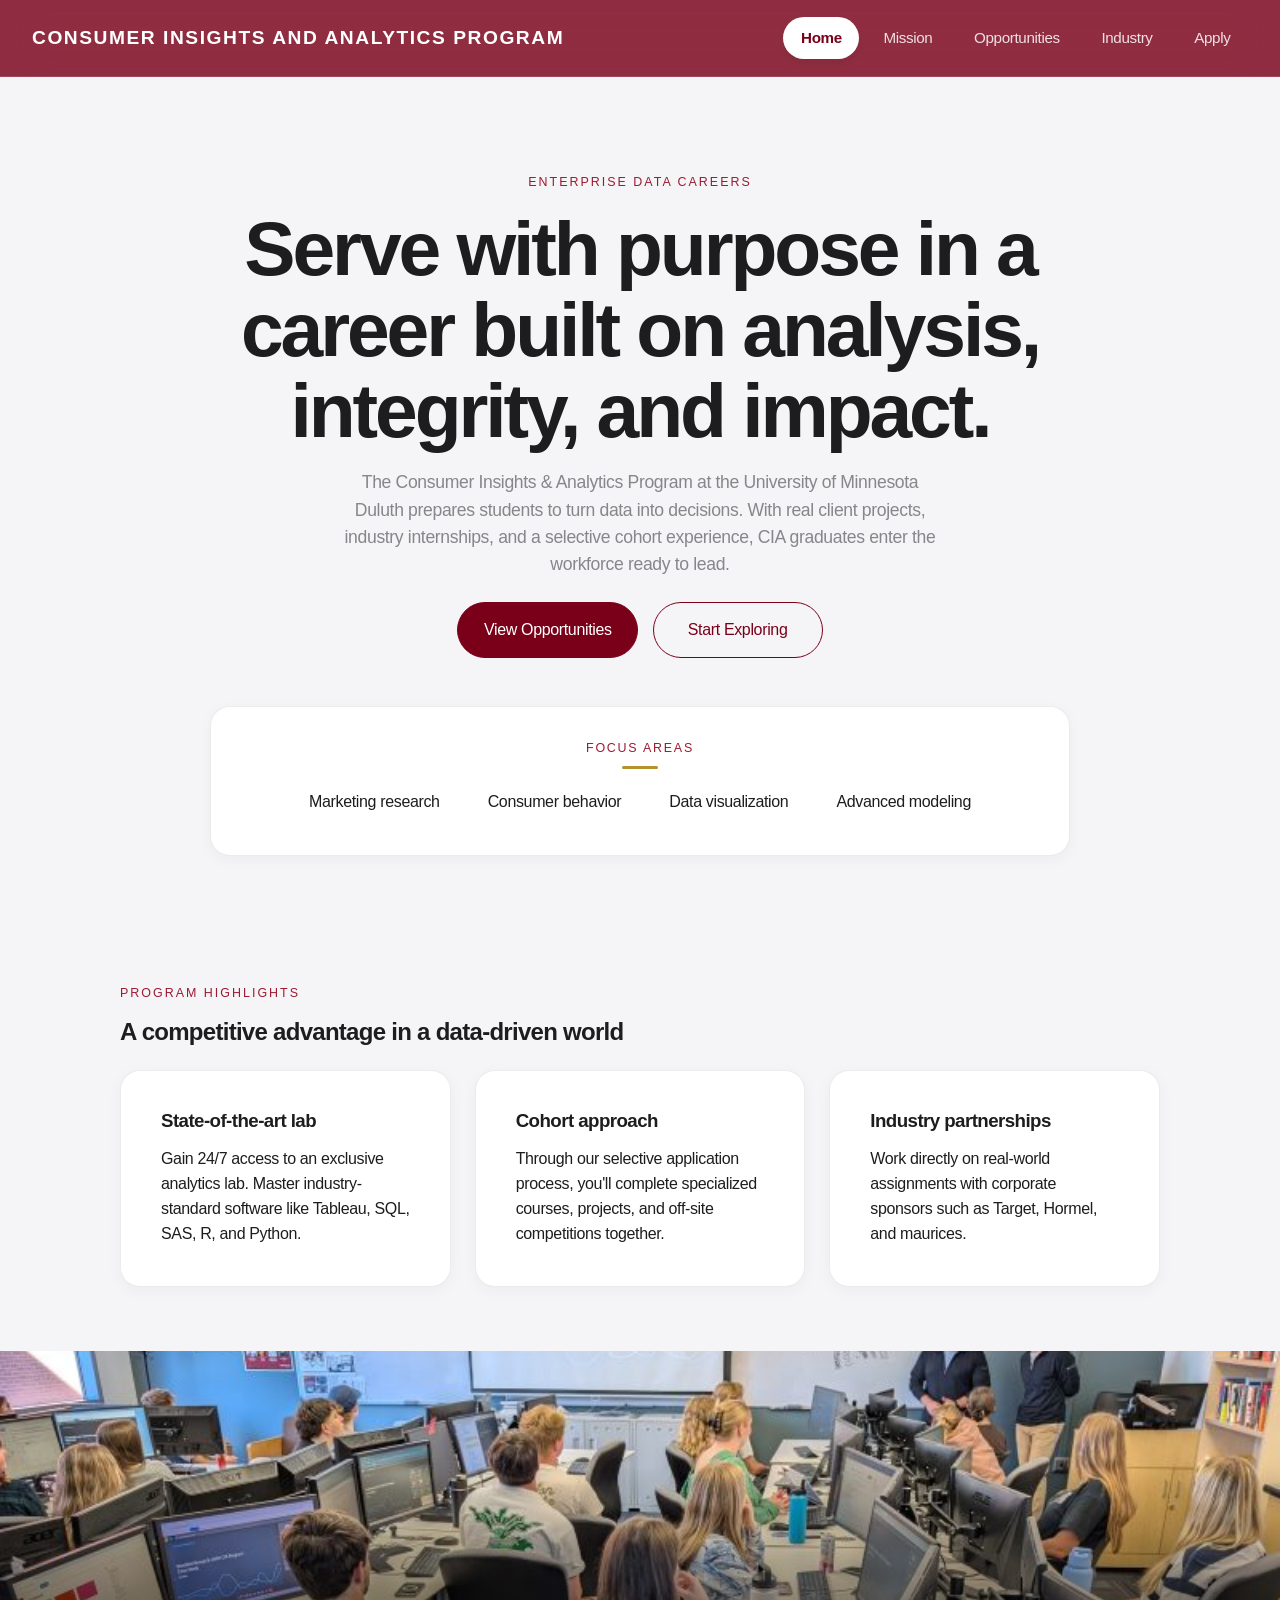
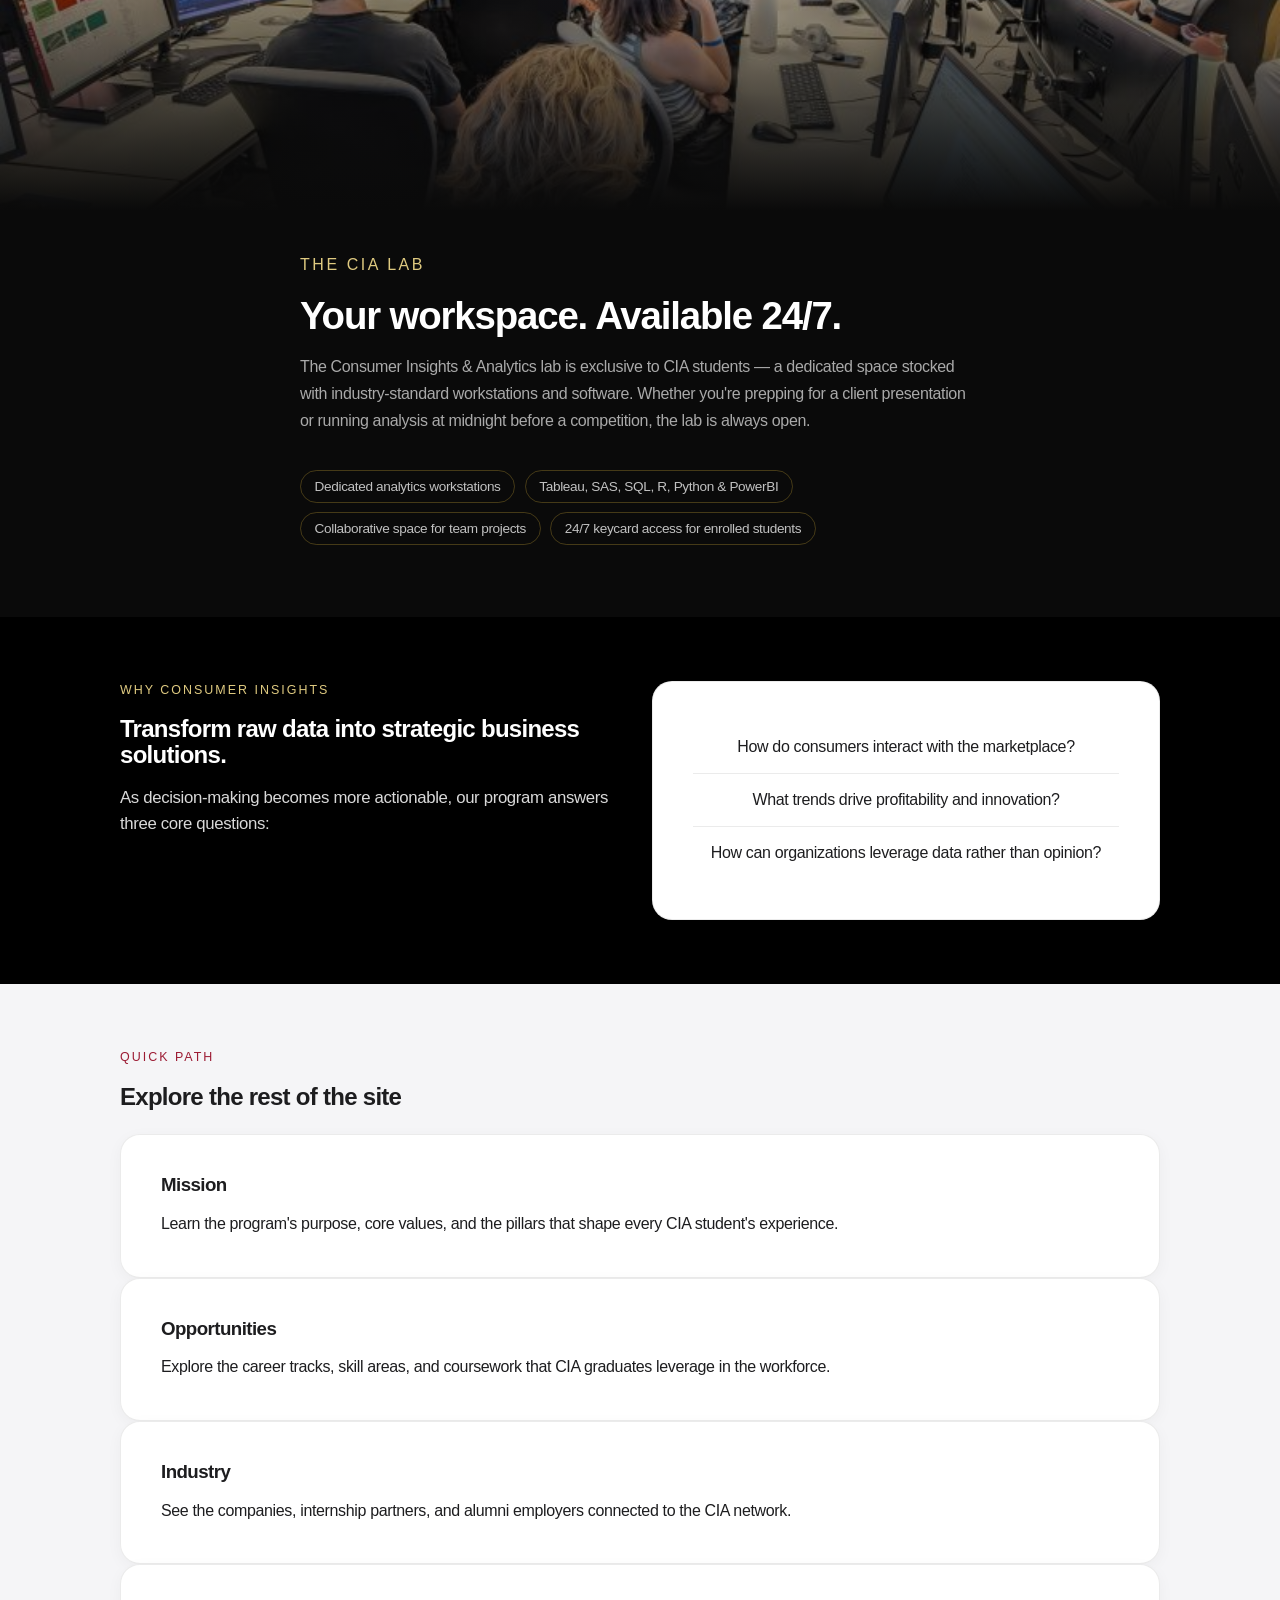
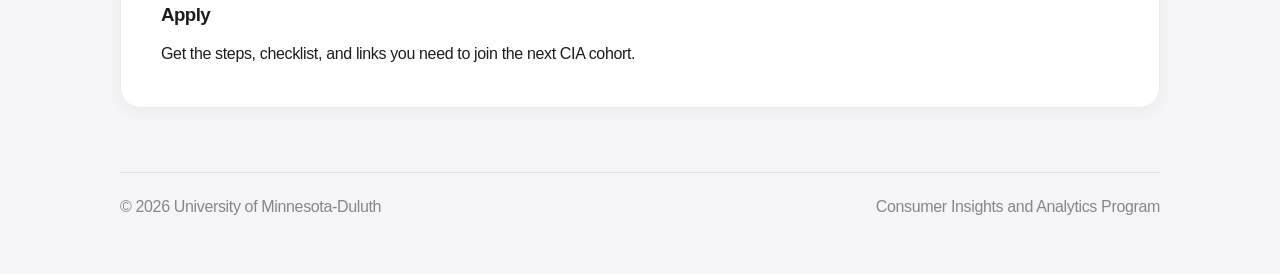
<file: index.html>
<!DOCTYPE html>
<html lang="en">
<head>
    <meta charset="UTF-8">
    <meta name="viewport" content="width=device-width, initial-scale=1.0">
    <meta name="description" content="Consumer Insights and Analytics recruiting website highlighting mission, career paths, and application guidance.">
    <title>Consumer Insights and Analytics | Careers With Impact</title>
    <link rel="stylesheet" href="css/style.css">
</head>
<body>
    <header class="site-header">
        <div class="container topbar">
            <a class="brand" href="index.html">Consumer Insights and Analytics Program</a>
            <button class="menu-toggle" type="button" aria-expanded="false" aria-controls="site-nav">Menu</button>
            <nav id="site-nav" class="site-nav">
                <a class="active" href="index.html">Home</a>
                <a href="mission.html">Mission</a>
                <a href="opportunities.html">Opportunities</a>
                <a href="partners.html">Industry</a>
                <a href="apply.html">Apply</a>
            </nav>
        </div>
    </header>

    <main>
        <section class="hero">
            <div class="container">
                <div class="hero-centered">
                    <p class="eyebrow">Enterprise Data Careers</p>
                    <h1>Serve with purpose in a career built on analysis, integrity, and impact.</h1>
                    <p class="lead">
                        The Consumer Insights &amp; Analytics Program at the University of Minnesota Duluth prepares students to turn data into decisions. With real client projects, industry internships, and a selective cohort experience, CIA graduates enter the workforce ready to lead.
                    </p>
                    <div class="hero-actions">
                        <a class="button button-primary" href="opportunities.html">View Opportunities</a>
                        <a class="button button-secondary" href="apply.html">Start Exploring</a>
                    </div>
                </div>
                
                <aside class="hero-panel" style="max-width: 860px; margin: 3rem auto 0; text-align: center; padding: 2rem;">
                    <p class="panel-label" style="display: flex; flex-direction: column; align-items: center;">Focus Areas</p>
                    <ul class="panel-list" style="display: flex; gap: 2rem; justify-content: center; flex-wrap: wrap;">
                        <li style="border: none; padding: 0.5rem;">Marketing research</li>
                        <li style="border: none; padding: 0.5rem;">Consumer behavior</li>
                        <li style="border: none; padding: 0.5rem;">Data visualization</li>
                        <li style="border: none; padding: 0.5rem;">Advanced modeling</li>
                    </ul>
                </aside>
            </div>
        </section>

        <section class="section">
            <div class="container">
                <div class="section-heading">
                    <p class="eyebrow">Program Highlights</p>
                    <h2>A competitive advantage in a data-driven world</h2>
                </div>
                <div class="card-grid three-up">
                    <article class="card reveal">
                        <h3>State-of-the-art lab</h3>
                        <p>Gain 24/7 access to an exclusive analytics lab. Master industry-standard software like Tableau, SQL, SAS, R, and Python.</p>
                    </article>
                    <article class="card reveal">
                        <h3>Cohort approach</h3>
                        <p>Through our selective application process, you'll complete specialized courses, projects, and off-site competitions together.</p>
                    </article>
                    <article class="card reveal">
                        <h3>Industry partnerships</h3>
                        <p>Work directly on real-world assignments with corporate sponsors such as Target, Hormel, and maurices.</p>
                    </article>
                </div>
            </div>
        </section>

        <section class="lab-section">
            <div class="lab-img-wrap">
                <img src="Images/CIA_lab.jpeg" alt="Students working in the CIA analytics lab" class="lab-img">
                <div class="lab-img-fade"></div>
            </div>
            <div class="lab-copy reveal">
                <div class="container lab-copy-inner">
                    <div>
                        <p class="eyebrow">The CIA Lab</p>
                        <h2>Your workspace. Available 24/7.</h2>
                        <p>The Consumer Insights &amp; Analytics lab is exclusive to CIA students — a dedicated space stocked with industry-standard workstations and software. Whether you're prepping for a client presentation or running analysis at midnight before a competition, the lab is always open.</p>
                        <ul class="lab-features">
                            <li>Dedicated analytics workstations</li>
                            <li>Tableau, SAS, SQL, R, Python &amp; PowerBI</li>
                            <li>Collaborative space for team projects</li>
                            <li>24/7 keycard access for enrolled students</li>
                        </ul>
                    </div>
                </div>
            </div>
        </section>

        <section class="section section-dark">
            <div class="container split">
                <div>
                    <p class="eyebrow">Why Consumer Insights</p>
                    <h2>Transform raw data into strategic business solutions.</h2>
                    <p style="font-size: 1.05rem; opacity: 0.85; margin-top: 1rem;">As decision-making becomes more actionable, our program answers three core questions:</p>
                </div>
                <div class="bullet-panel reveal" style="height: 100%; display: flex; flex-direction: column; justify-content: center; text-align: center;">
                    <ul style="margin: auto 0;">
                        <li>How do consumers interact with the marketplace?</li>
                        <li>What trends drive profitability and innovation?</li>
                        <li>How can organizations leverage data rather than opinion?</li>
                    </ul>
                </div>
            </div>
        </section>

        <section class="section">
            <div class="container">
                <div class="section-heading">
                    <p class="eyebrow">Quick Path</p>
                    <h2>Explore the rest of the site</h2>
                </div>
                <div class="card-grid four-up">
                    <a class="card card-link reveal" href="mission.html">
                        <h3>Mission</h3>
                        <p>Learn the program's purpose, core values, and the pillars that shape every CIA student's experience.</p>
                    </a>
                    <a class="card card-link reveal" href="opportunities.html">
                        <h3>Opportunities</h3>
                        <p>Explore the career tracks, skill areas, and coursework that CIA graduates leverage in the workforce.</p>
                    </a>
                    <a class="card card-link reveal" href="partners.html">
                        <h3>Industry</h3>
                        <p>See the companies, internship partners, and alumni employers connected to the CIA network.</p>
                    </a>
                    <a class="card card-link reveal" href="apply.html">
                        <h3>Apply</h3>
                        <p>Get the steps, checklist, and links you need to join the next CIA cohort.</p>
                    </a>
                </div>
            </div>
        </section>
    </main>

    <footer class="site-footer">
        <div class="container footer-row">
            <p>&copy; <span class="current-year">2026</span> University of Minnesota-Duluth</p>
            <p>Consumer Insights and Analytics Program</p>
        </div>
    </footer>

    <script src="js/main.js"></script>
</body>
</html>
</file>
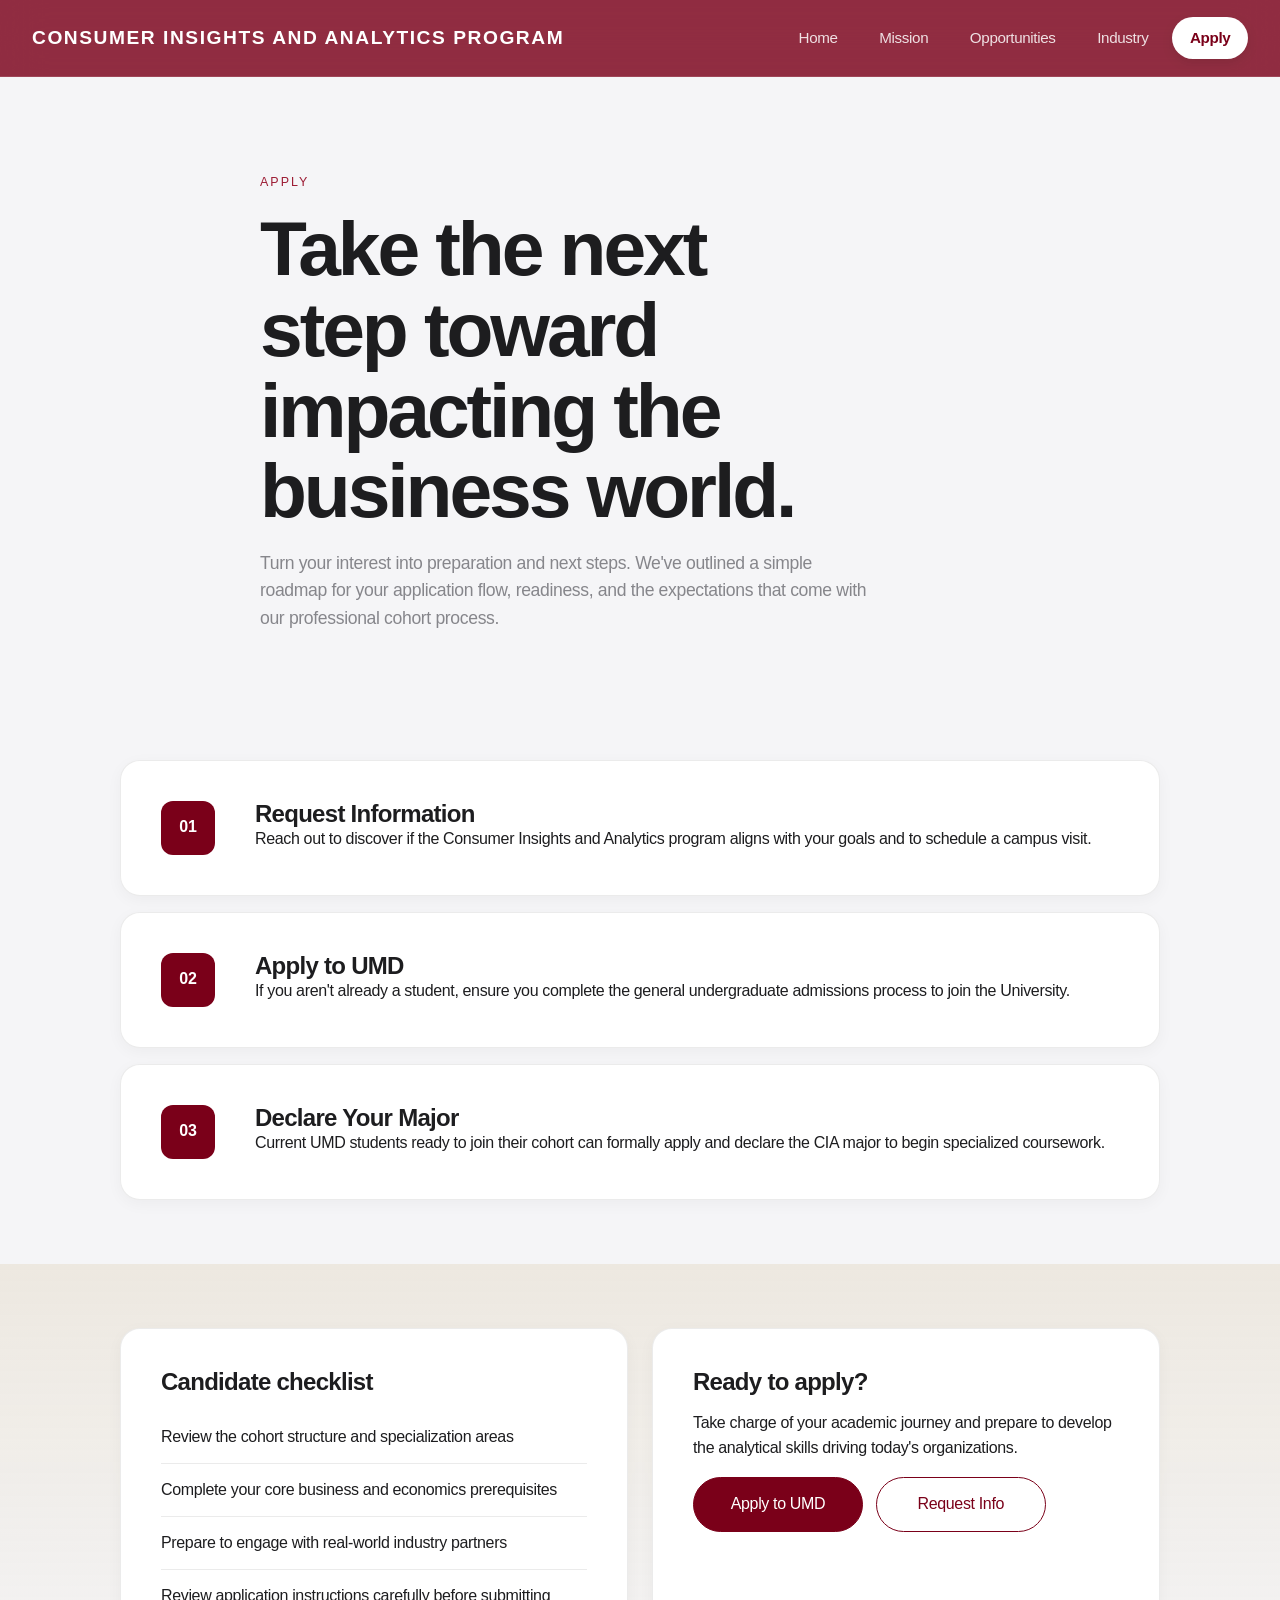
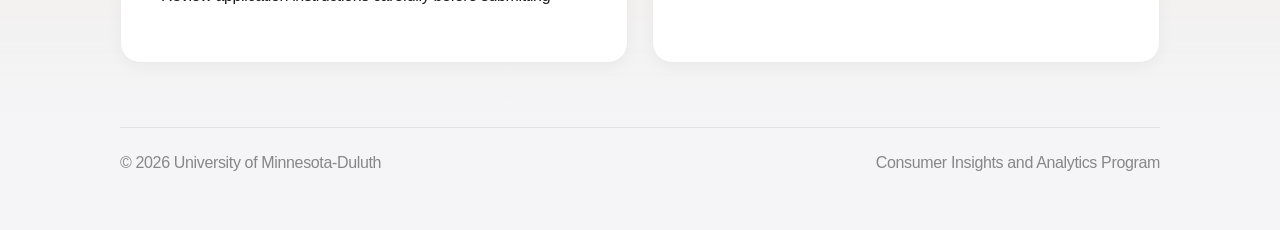
<file: apply.html>
<!DOCTYPE html>
<html lang="en">
<head>
    <meta charset="UTF-8">
    <meta name="viewport" content="width=device-width, initial-scale=1.0">
    <meta name="description" content="Consumer Insights and Analytics application page template.">
    <title>Consumer Insights and Analytics | Apply</title>
    <link rel="stylesheet" href="css/style.css">
</head>
<body>
    <header class="site-header">
        <div class="container topbar">
            <a class="brand" href="index.html">Consumer Insights and Analytics Program</a>
            <button class="menu-toggle" type="button" aria-expanded="false" aria-controls="site-nav">Menu</button>
            <nav id="site-nav" class="site-nav">
                <a href="index.html">Home</a>
                <a href="mission.html">Mission</a>
                <a href="opportunities.html">Opportunities</a>
                <a href="partners.html">Industry</a>
                <a class="active" href="apply.html">Apply</a>
            </nav>
        </div>
    </header>

    <main>
        <section class="page-hero">
            <div class="container narrow">
                <p class="eyebrow">Apply</p>
                <h1>Take the next step toward impacting the business world.</h1>
                <p class="lead">
                    Turn your interest into preparation and next steps. We've outlined a simple roadmap for your application flow, readiness, and the expectations that come with our professional cohort process.
                </p>
            </div>
        </section>

        <section class="section">
            <div class="container">
                <div class="timeline">
                    <article class="timeline-item reveal">
                        <span class="timeline-step">01</span>
                        <div>
                            <h2>Request Information</h2>
                            <p>Reach out to discover if the Consumer Insights and Analytics program aligns with your goals and to schedule a campus visit.</p>
                        </div>
                    </article>
                    <article class="timeline-item reveal">
                        <span class="timeline-step">02</span>
                        <div>
                            <h2>Apply to UMD</h2>
                            <p>If you aren't already a student, ensure you complete the general undergraduate admissions process to join the University.</p>
                        </div>
                    </article>
                    <article class="timeline-item reveal">
                        <span class="timeline-step">03</span>
                        <div>
                            <h2>Declare Your Major</h2>
                            <p>Current UMD students ready to join their cohort can formally apply and declare the CIA major to begin specialized coursework.</p>
                        </div>
                    </article>
                </div>
            </div>
        </section>

        <section class="section section-accent">
            <div class="container card-grid two-up">
                <article class="card reveal">
                    <h2>Candidate checklist</h2>
                    <ul class="clean-list">
                        <li>Review the cohort structure and specialization areas</li>
                        <li>Complete your core business and economics prerequisites</li>
                        <li>Prepare to engage with real-world industry partners</li>
                        <li>Review application instructions carefully before submitting</li>
                    </ul>
                </article>
                <article class="card reveal">
                    <h2>Ready to apply?</h2>
                    <p>Take charge of your academic journey and prepare to develop the analytical skills driving today's organizations.</p>
                    <div style="display: flex; gap: 0.8rem; flex-wrap: wrap;">
                        <a class="button button-primary" href="https://admissions.d.umn.edu/undergraduate-admissions/apply" target="_blank">Apply to UMD</a>
                        <a class="button button-secondary" href="https://forms.gle/ePkL1G5F9buGLF7u8" target="_blank">Request Info</a>
                    </div>
                </article>
            </div>
        </section>
    </main>

    <footer class="site-footer">
        <div class="container footer-row">
            <p>&copy; <span class="current-year">2026</span> University of Minnesota-Duluth</p>
            <p>Consumer Insights and Analytics Program</p>
        </div>
    </footer>

    <script src="js/main.js"></script>
</body>
</html>
</file>
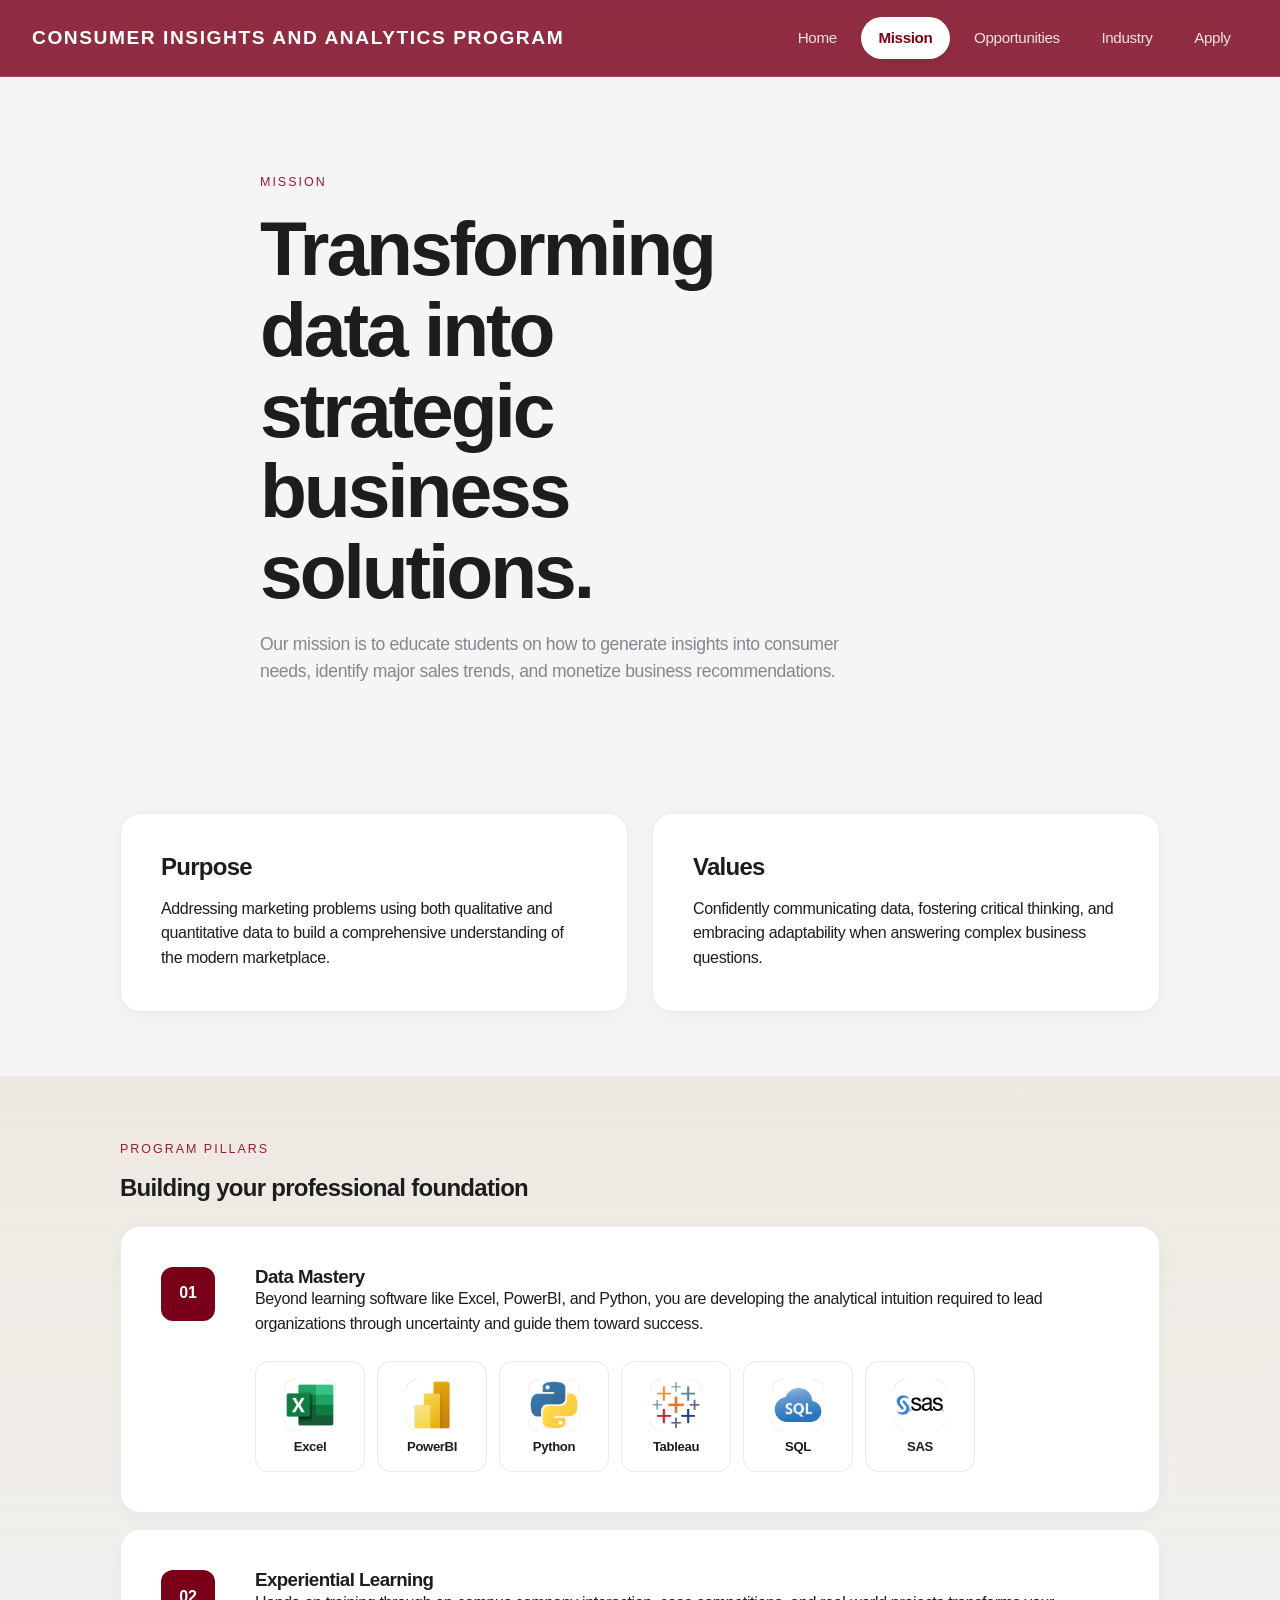
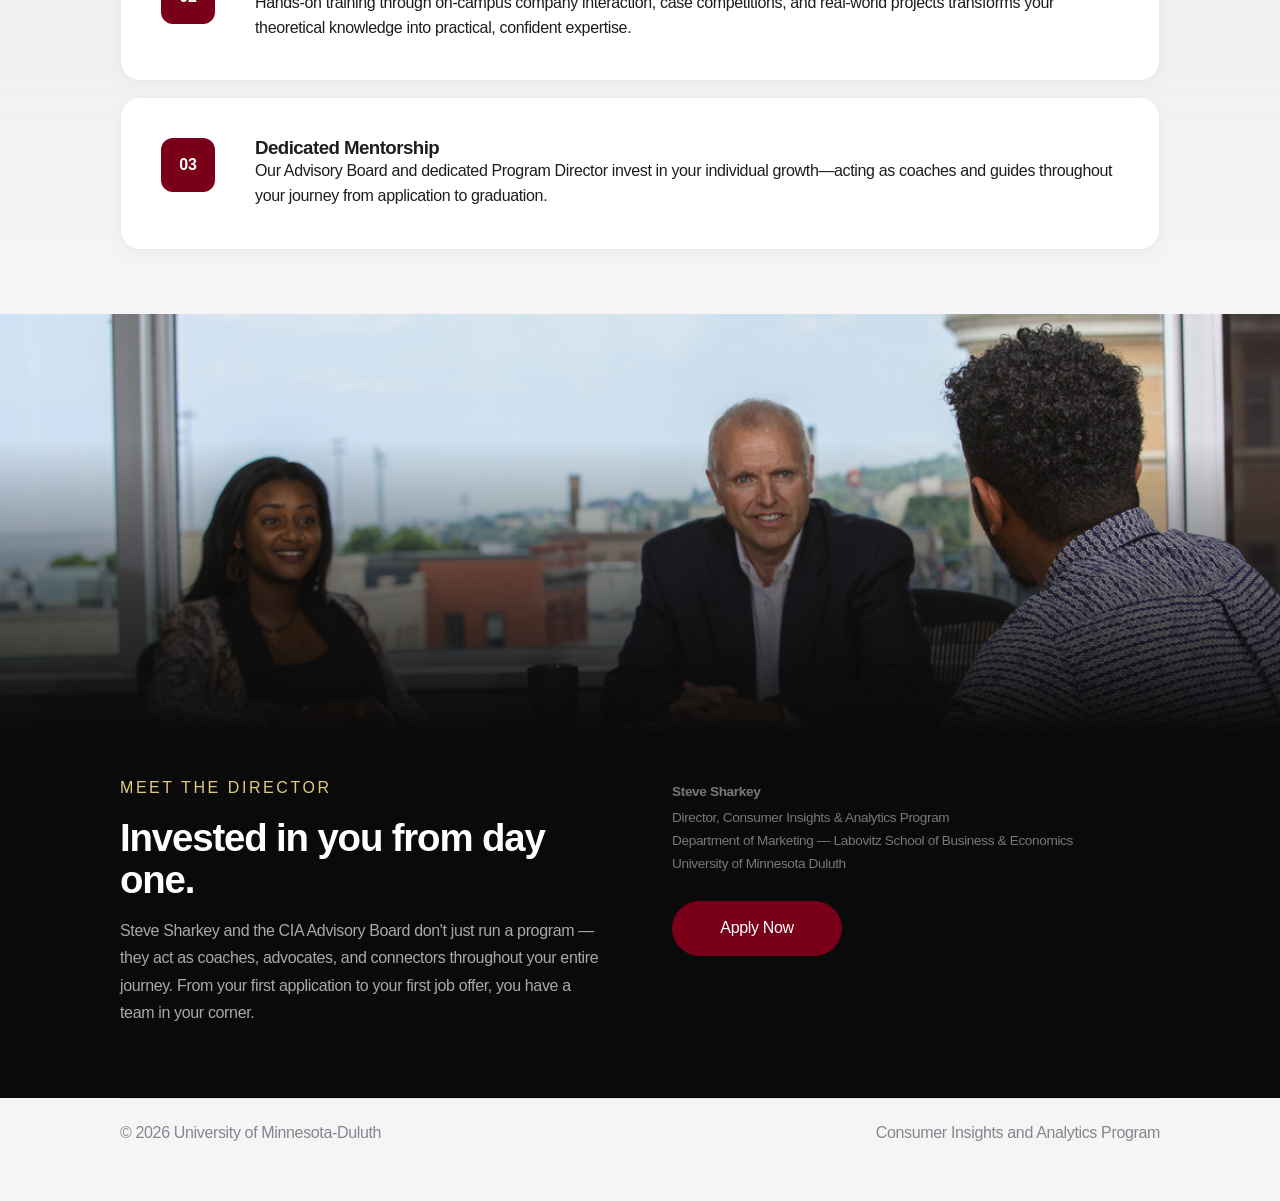
<file: mission.html>
<!DOCTYPE html>
<html lang="en">
<head>
    <meta charset="UTF-8">
    <meta name="viewport" content="width=device-width, initial-scale=1.0">
    <meta name="description" content="Consumer Insights and Analytics mission page template.">
    <title>Consumer Insights and Analytics | Mission</title>
    <link rel="stylesheet" href="css/style.css">
</head>
<body>
    <header class="site-header">
        <div class="container topbar">
            <a class="brand" href="index.html">Consumer Insights and Analytics Program</a>
            <button class="menu-toggle" type="button" aria-expanded="false" aria-controls="site-nav">Menu</button>
            <nav id="site-nav" class="site-nav">
                <a href="index.html">Home</a>
                <a class="active" href="mission.html">Mission</a>
                <a href="opportunities.html">Opportunities</a>
                <a href="partners.html">Industry</a>
                <a href="apply.html">Apply</a>
            </nav>
        </div>
    </header>

    <main>
        <section class="page-hero">
            <div class="container narrow">
                <p class="eyebrow">Mission</p>
                <h1>Transforming data into strategic business solutions.</h1>
                <p class="lead">
                    Our mission is to educate students on how to generate insights into consumer needs, identify major sales trends, and monetize business recommendations.
                </p>
            </div>
        </section>

        <section class="section">
            <div class="container card-grid two-up">
                <article class="card reveal">
                    <h2>Purpose</h2>
                    <p>Addressing marketing problems using both qualitative and quantitative data to build a comprehensive understanding of the modern marketplace.</p>
                </article>
                <article class="card reveal">
                    <h2>Values</h2>
                    <p>Confidently communicating data, fostering critical thinking, and embracing adaptability when answering complex business questions.</p>
                </article>
            </div>
        </section>

        <section class="section section-accent">
            <div class="container">
                <div class="section-heading">
                    <p class="eyebrow">Program Pillars</p>
                    <h2>Building your professional foundation</h2>
                </div>
                <div class="timeline">
                    <article class="timeline-item reveal">
                        <span class="timeline-step">01</span>
                        <div>
                            <h3>Data Mastery</h3>
                            <p>Beyond learning software like Excel, PowerBI, and Python, you are developing the analytical intuition required to lead organizations through uncertainty and guide them toward success.</p>
                            <div class="tool-grid">
                                <div class="tool-tile">
                                    <div class="tool-slot">
                                        <img src="Images/excel.png" alt="Excel" class="tool-logo">
                                    </div>
                                    <p class="tool-name">Excel</p>
                                    <div class="tile-overlay">
                                        <p class="tile-desc">Data cleaning, pivot tables, and financial modeling.</p>
                                    </div>
                                </div>
                                <div class="tool-tile">
                                    <div class="tool-slot">
                                        <img src="Images/powerbi.png" alt="PowerBI" class="tool-logo">
                                    </div>
                                    <p class="tool-name">PowerBI</p>
                                    <div class="tile-overlay">
                                        <p class="tile-desc">Interactive dashboards and visual reports for decision-making.</p>
                                    </div>
                                </div>
                                <div class="tool-tile">
                                    <div class="tool-slot">
                                        <img src="Images/python.png" alt="Python" class="tool-logo">
                                    </div>
                                    <p class="tool-name">Python</p>
                                    <div class="tile-overlay">
                                        <p class="tile-desc">Statistical analysis, machine learning, and automation.</p>
                                    </div>
                                </div>
                                <div class="tool-tile">
                                    <div class="tool-slot">
                                        <img src="Images/tableau.png" alt="Tableau" class="tool-logo">
                                    </div>
                                    <p class="tool-name">Tableau</p>
                                    <div class="tile-overlay">
                                        <p class="tile-desc">Transforms complex datasets into interactive visual stories.</p>
                                    </div>
                                </div>
                                <div class="tool-tile">
                                    <div class="tool-slot">
                                        <img src="Images/sql.png" alt="SQL" class="tool-logo">
                                    </div>
                                    <p class="tool-name">SQL</p>
                                    <div class="tile-overlay">
                                        <p class="tile-desc">Query, filter, and aggregate data from relational databases.</p>
                                    </div>
                                </div>
                                <div class="tool-tile">
                                    <div class="tool-slot">
                                        <img src="Images/sas.png" alt="SAS" class="tool-logo">
                                    </div>
                                    <p class="tool-name">SAS</p>
                                    <div class="tile-overlay">
                                        <p class="tile-desc">Advanced analytics used in CPG, healthcare, and finance.</p>
                                    </div>
                                </div>
                            </div>
                        </div>
                    </article>
                    <article class="timeline-item reveal">
                        <span class="timeline-step">02</span>
                        <div>
                            <h3>Experiential Learning</h3>
                            <p>Hands-on training through on-campus company interaction, case competitions, and real-world projects transforms your theoretical knowledge into practical, confident expertise.</p>
                        </div>
                    </article>
                    <article class="timeline-item reveal">
                        <span class="timeline-step">03</span>
                        <div>
                            <h3>Dedicated Mentorship</h3>
                            <p>Our Advisory Board and dedicated Program Director invest in your individual growth—acting as coaches and guides throughout your journey from application to graduation.</p>
                        </div>
                    </article>
                </div>
            </div>
        </section>

        <section class="director-section">
            <div class="director-img-wrap">
                <img src="Images/Stevesharkeybanner.jpg" alt="Steve Sharkey meeting with CIA students" class="director-img">
                <div class="director-img-fade"></div>
            </div>
            <div class="director-copy reveal">
                <div class="container director-copy-inner">
                    <div>
                        <p class="eyebrow">Meet the Director</p>
                        <h2>Invested in you from day one.</h2>
                        <p>Steve Sharkey and the CIA Advisory Board don't just run a program — they act as coaches, advocates, and connectors throughout your entire journey. From your first application to your first job offer, you have a team in your corner.</p>
                    </div>
                    <div class="director-meta">
                        <p class="director-name">Steve Sharkey</p>
                        <p>Director, Consumer Insights &amp; Analytics Program</p>
                        <p>Department of Marketing &mdash; Labovitz School of Business &amp; Economics</p>
                        <p>University of Minnesota Duluth</p>
                        <a class="button button-primary" href="https://docs.google.com/document/d/1649XBhxvyavj00Pm1nuAH5OIN0EuiztF5Agzj1IpoXo" target="_blank" style="margin-top: 1.5rem; display: inline-flex;">Apply Now</a>
                    </div>
                </div>
            </div>
        </section>
    </main>

    <footer class="site-footer">
        <div class="container footer-row">
            <p>&copy; <span class="current-year">2026</span> University of Minnesota-Duluth</p>
            <p>Consumer Insights and Analytics Program</p>
        </div>
    </footer>

    <script src="js/main.js"></script>
</body>
</html>
</file>
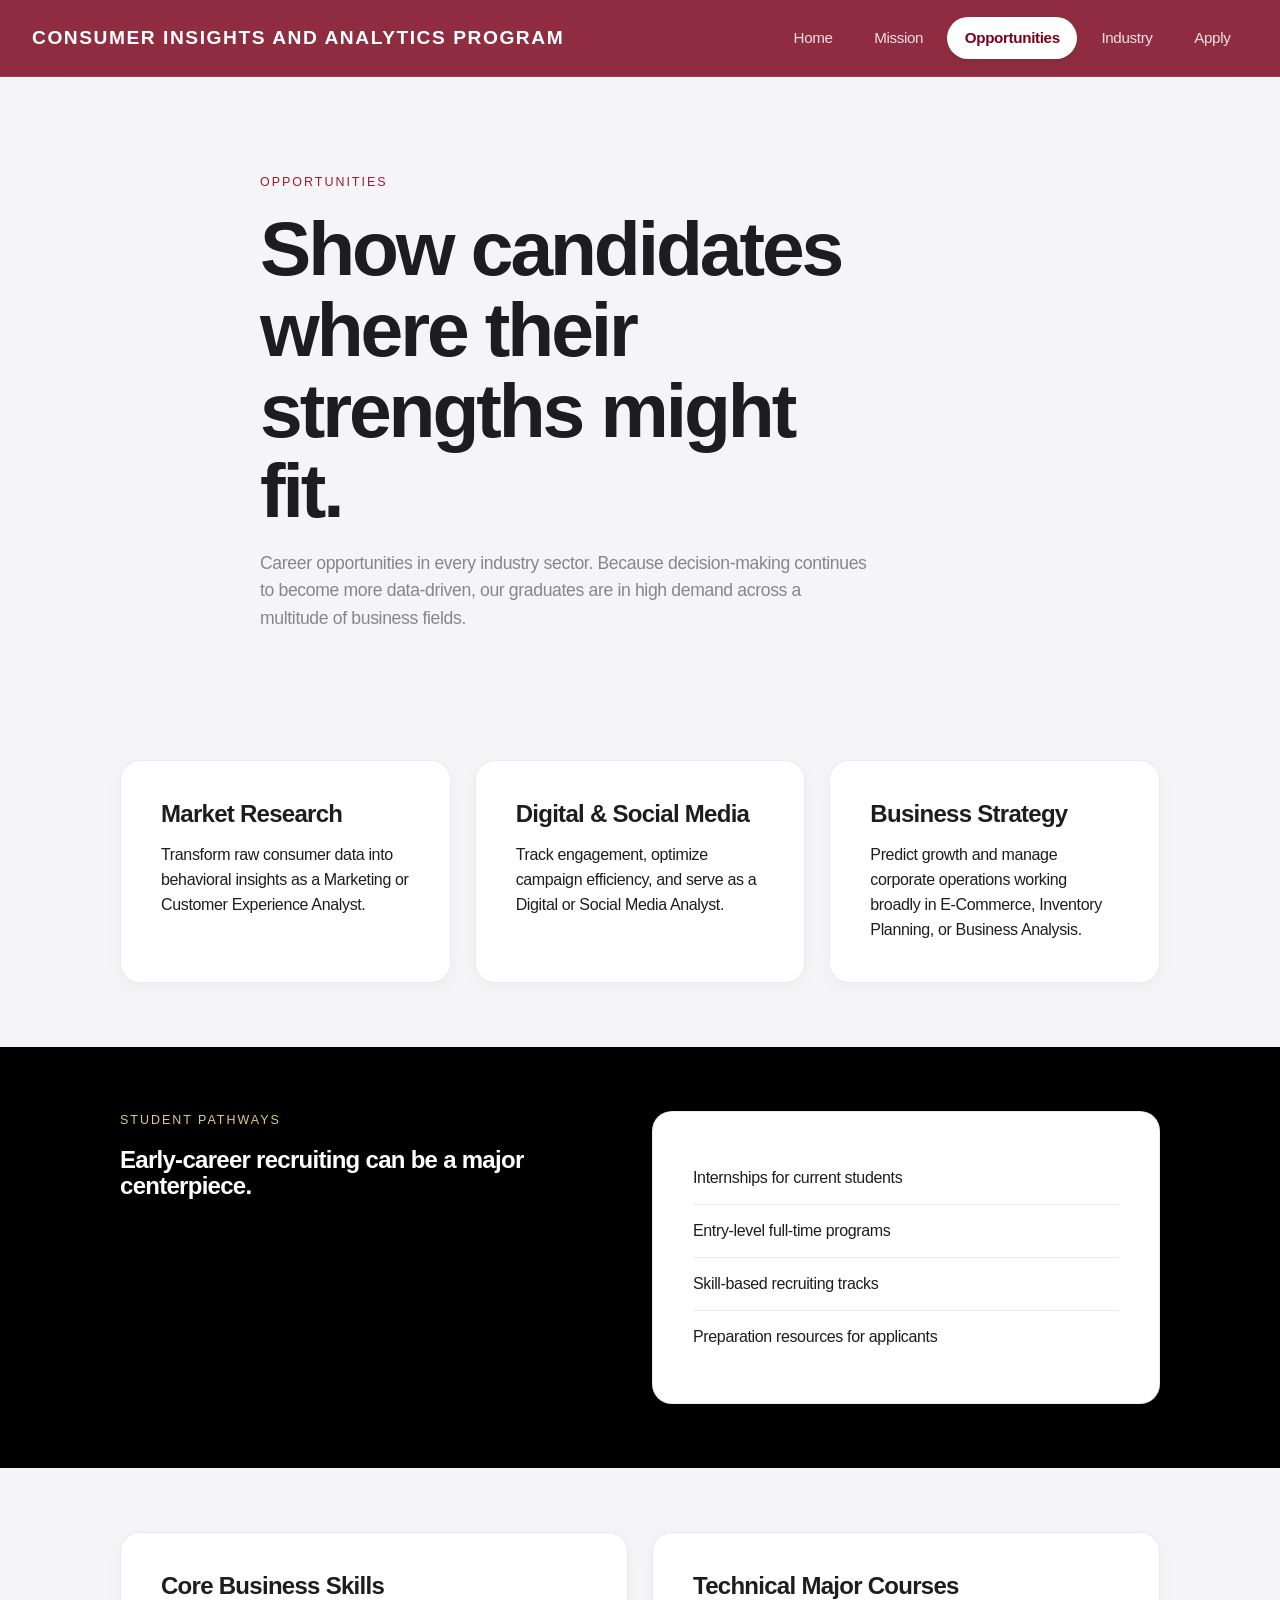
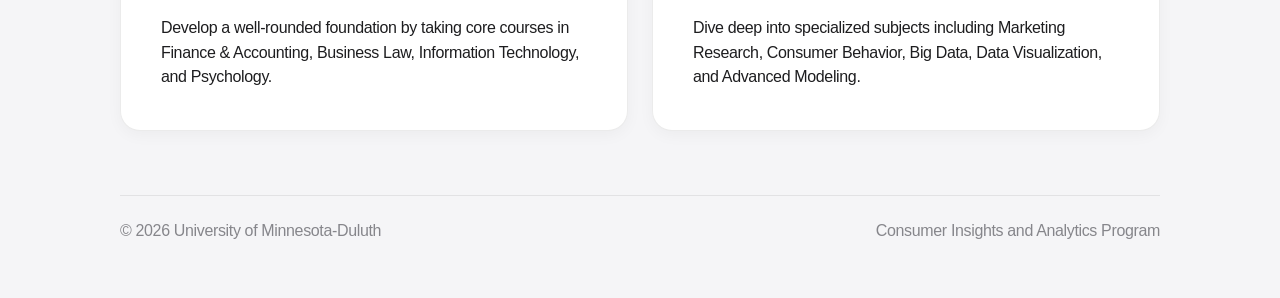
<file: opportunities.html>
<!DOCTYPE html>
<html lang="en">
<head>
    <meta charset="UTF-8">
    <meta name="viewport" content="width=device-width, initial-scale=1.0">
    <meta name="description" content="Consumer Insights and Analytics opportunities page template.">
    <title>Consumer Insights and Analytics | Opportunities</title>
    <link rel="stylesheet" href="css/style.css">
</head>
<body>
    <header class="site-header">
        <div class="container topbar">
            <a class="brand" href="index.html">Consumer Insights and Analytics Program</a>
            <button class="menu-toggle" type="button" aria-expanded="false" aria-controls="site-nav">Menu</button>
            <nav id="site-nav" class="site-nav">
                <a href="index.html">Home</a>
                <a href="mission.html">Mission</a>
                <a class="active" href="opportunities.html">Opportunities</a>
                <a href="partners.html">Industry</a>
                <a href="apply.html">Apply</a>
            </nav>
        </div>
    </header>

    <main>
        <section class="page-hero">
            <div class="container narrow">
                <p class="eyebrow">Opportunities</p>
                <h1>Show candidates where their strengths might fit.</h1>
                <p class="lead">
                    Career opportunities in every industry sector. Because decision-making continues to become more data-driven, our graduates are in high demand across a multitude of business fields.
                </p>
            </div>
        </section>

        <section class="section">
            <div class="container">
                <div class="card-grid three-up">
                    <article class="card reveal">
                        <h2>Market Research</h2>
                        <p>Transform raw consumer data into behavioral insights as a Marketing or Customer Experience Analyst.</p>
                    </article>
                    <article class="card reveal">
                        <h2>Digital & Social Media</h2>
                        <p>Track engagement, optimize campaign efficiency, and serve as a Digital or Social Media Analyst.</p>
                    </article>
                    <article class="card reveal">
                        <h2>Business Strategy</h2>
                        <p>Predict growth and manage corporate operations working broadly in E-Commerce, Inventory Planning, or Business Analysis.</p>
                    </article>
                </div>
            </div>
        </section>

        <section class="section section-dark">
            <div class="container split">
                <div>
                    <p class="eyebrow">Student Pathways</p>
                    <h2>Early-career recruiting can be a major centerpiece.</h2>
                </div>
                <div class="bullet-panel reveal">
                    <ul>
                        <li>Internships for current students</li>
                        <li>Entry-level full-time programs</li>
                        <li>Skill-based recruiting tracks</li>
                        <li>Preparation resources for applicants</li>
                    </ul>
                </div>
            </div>
        </section>

        <section class="section">
            <div class="container card-grid two-up">
                <article class="card reveal">
                    <h2>Core Business Skills</h2>
                    <p>Develop a well-rounded foundation by taking core courses in Finance & Accounting, Business Law, Information Technology, and Psychology.</p>
                </article>
                <article class="card reveal">
                    <h2>Technical Major Courses</h2>
                    <p>Dive deep into specialized subjects including Marketing Research, Consumer Behavior, Big Data, Data Visualization, and Advanced Modeling.</p>
                </article>
            </div>
        </section>
    </main>

    <footer class="site-footer">
        <div class="container footer-row">
            <p>&copy; <span class="current-year">2026</span> University of Minnesota-Duluth</p>
            <p>Consumer Insights and Analytics Program</p>
        </div>
    </footer>

    <script src="js/main.js"></script>
</body>
</html>
</file>
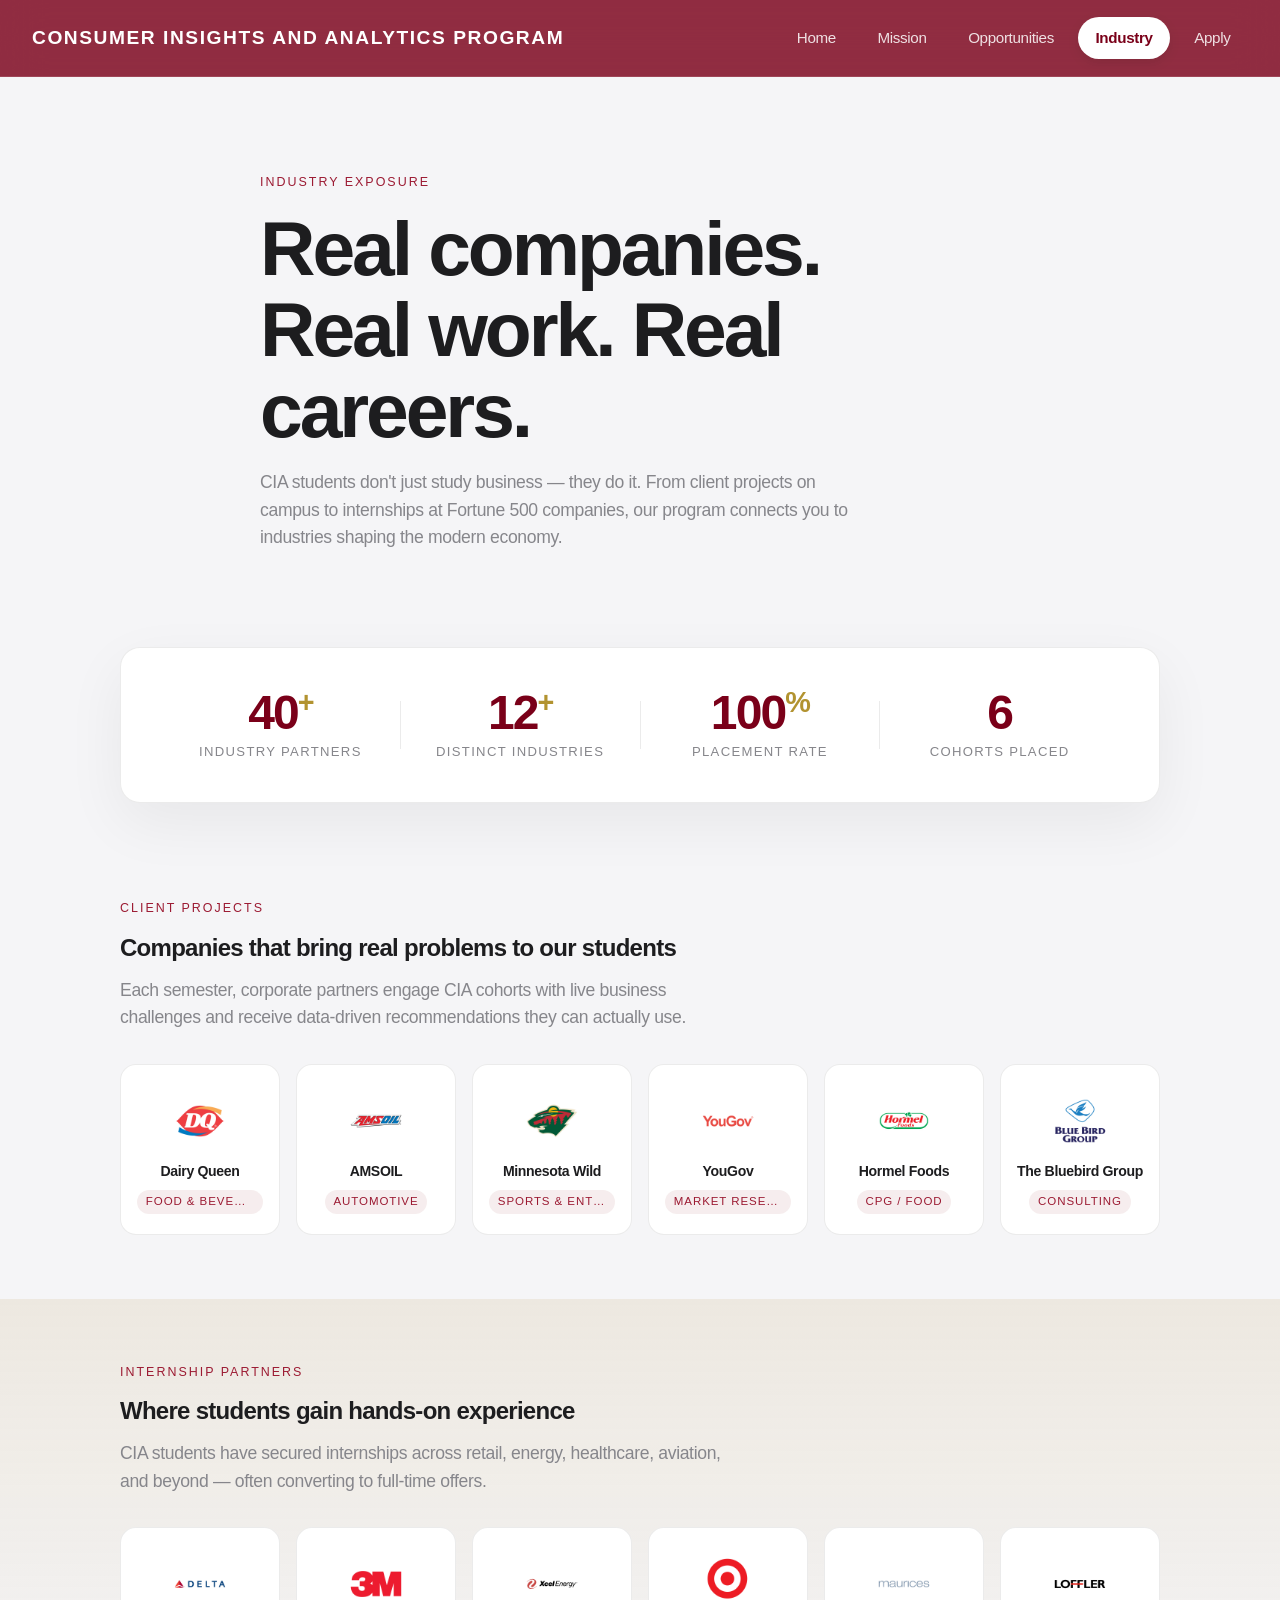
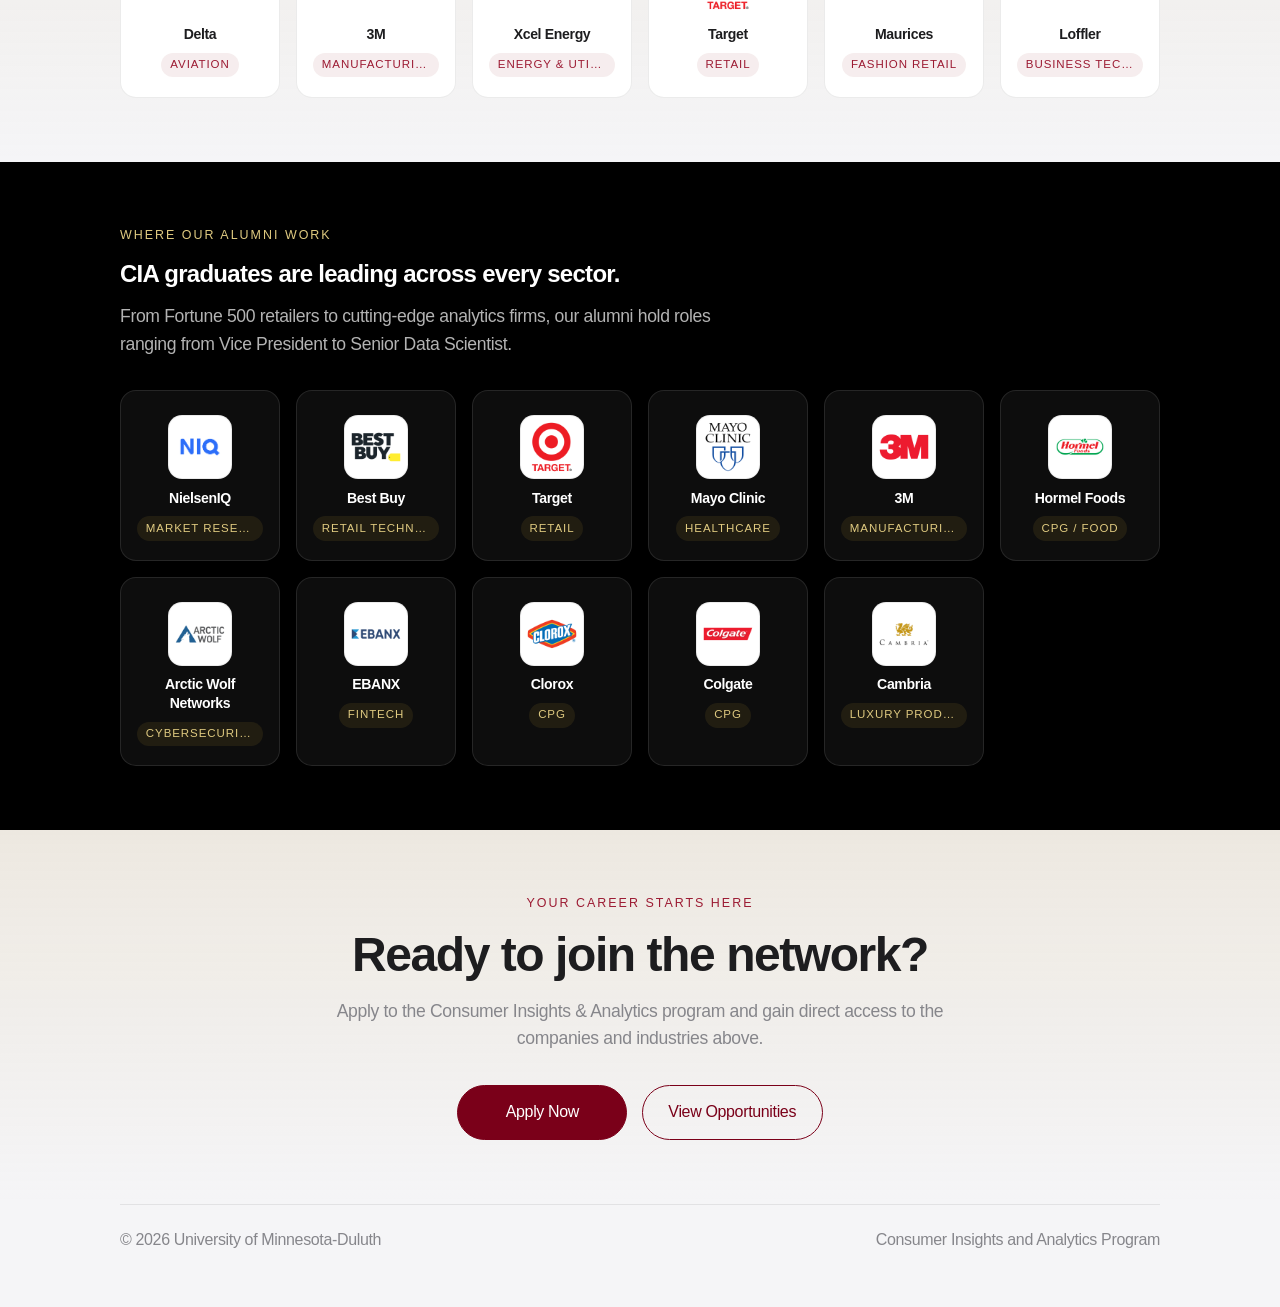
<file: partners.html>
<!DOCTYPE html>
<html lang="en">
<head>
    <meta charset="UTF-8">
    <meta name="viewport" content="width=device-width, initial-scale=1.0">
    <meta name="description" content="Industry partners, client projects, and employers connected to the UMD Consumer Insights and Analytics Program.">
    <title>Consumer Insights and Analytics | Industry Exposure</title>
    <link rel="stylesheet" href="css/style.css">
</head>
<body>
    <header class="site-header">
        <div class="container topbar">
            <a class="brand" href="index.html">Consumer Insights and Analytics Program</a>
            <button class="menu-toggle" type="button" aria-expanded="false" aria-controls="site-nav">Menu</button>
            <nav id="site-nav" class="site-nav">
                <a href="index.html">Home</a>
                <a href="mission.html">Mission</a>
                <a href="opportunities.html">Opportunities</a>
                <a class="active" href="partners.html">Industry</a>
                <a href="apply.html">Apply</a>
            </nav>
        </div>
    </header>

    <main>
        <section class="page-hero">
            <div class="container narrow">
                <p class="eyebrow">Industry Exposure</p>
                <h1>Real companies. Real work. Real careers.</h1>
                <p class="lead">
                    CIA students don't just study business — they do it. From client projects on campus to internships at Fortune 500 companies, our program connects you to industries shaping the modern economy.
                </p>
            </div>
        </section>

        <!-- Stats bar -->
        <section class="section" style="padding: 2rem 0;">
            <div class="container">
                <div class="stat-bar reveal">
                    <div class="stat-item">
                        <span class="stat-number">40<span class="stat-plus">+</span></span>
                        <span class="stat-label">Industry Partners</span>
                    </div>
                    <div class="stat-divider"></div>
                    <div class="stat-item">
                        <span class="stat-number">12<span class="stat-plus">+</span></span>
                        <span class="stat-label">Distinct Industries</span>
                    </div>
                    <div class="stat-divider"></div>
                    <div class="stat-item">
                        <span class="stat-number">100<span class="stat-plus">%</span></span>
                        <span class="stat-label">Placement Rate</span>
                    </div>
                    <div class="stat-divider"></div>
                    <div class="stat-item">
                        <span class="stat-number">6</span>
                        <span class="stat-label">Cohorts Placed</span>
                    </div>
                </div>
            </div>
        </section>

        <!-- Client Projects -->
        <section class="section">
            <div class="container">
                <div class="section-heading">
                    <p class="eyebrow">Client Projects</p>
                    <h2>Companies that bring real problems to our students</h2>
                    <p class="lead" style="margin-top: 0.8rem;">
                        Each semester, corporate partners engage CIA cohorts with live business challenges and receive data-driven recommendations they can actually use.
                    </p>
                </div>
                <div class="company-grid reveal">
                    <div class="company-tile">
                        <div class="company-logo-slot logo-slot-img">
                            <img src="Images/dairyqueen.png" alt="Dairy Queen"
                                 class="company-logo-img"
                                 onload="this.parentElement.classList.add('has-logo')"
                                 onerror="this.style.display='none'">
                            <span class="company-monogram">DQ</span>
                        </div>
                        <p class="company-name">Dairy Queen</p>
                        <span class="industry-tag">Food &amp; Beverage</span>
                        <div class="tile-overlay">
                            <p class="tile-desc">Global soft-serve icon with 7,000+ locations. CIA students tackled consumer loyalty and digital engagement strategy.</p>
                        </div>
                    </div>
                    <div class="company-tile">
                        <div class="company-logo-slot logo-slot-img">
                            <img src="Images/amsoil.png" alt="AMSOIL"
                                 class="company-logo-img"
                                 onload="this.parentElement.classList.add('has-logo')"
                                 onerror="this.style.display='none'">
                            <span class="company-monogram">AM</span>
                        </div>
                        <p class="company-name">AMSOIL</p>
                        <span class="industry-tag">Automotive</span>
                        <div class="tile-overlay">
                            <p class="tile-desc">Pioneer in synthetic lubricants for automotive and industrial markets. Students analyzed brand positioning and market expansion opportunities.</p>
                        </div>
                    </div>
                    <div class="company-tile">
                        <div class="company-logo-slot logo-slot-img">
                            <img src="Images/minnesotawild.png" alt="Minnesota Wild"
                                 class="company-logo-img"
                                 onload="this.parentElement.classList.add('has-logo')"
                                 onerror="this.style.display='none'">
                            <span class="company-monogram">MW</span>
                        </div>
                        <p class="company-name">Minnesota Wild</p>
                        <span class="industry-tag">Sports &amp; Entertainment</span>
                        <div class="tile-overlay">
                            <p class="tile-desc">NHL franchise based in Saint Paul. Students dove into fan behavior data to drive ticket sales and arena engagement.</p>
                        </div>
                    </div>
                    <div class="company-tile">
                        <div class="company-logo-slot logo-slot-img">
                            <img src="Images/yougov.png" alt="YouGov"
                                 class="company-logo-img"
                                 onload="this.parentElement.classList.add('has-logo')"
                                 onerror="this.style.display='none'">
                            <span class="company-monogram">YG</span>
                        </div>
                        <p class="company-name">YouGov</p>
                        <span class="industry-tag">Market Research</span>
                        <div class="tile-overlay">
                            <p class="tile-desc">International polling and data firm. Students worked with real consumer panel data across political and commercial research verticals.</p>
                        </div>
                    </div>
                    <div class="company-tile">
                        <div class="company-logo-slot logo-slot-img">
                            <img src="Images/hormel.png" alt="Hormel Foods"
                                 class="company-logo-img"
                                 onload="this.parentElement.classList.add('has-logo')"
                                 onerror="this.style.display='none'">
                            <span class="company-monogram">HF</span>
                        </div>
                        <p class="company-name">Hormel Foods</p>
                        <span class="industry-tag">CPG / Food</span>
                        <div class="tile-overlay">
                            <p class="tile-desc">Fortune 500 CPG company behind SPAM, Skippy, and Planters. Students delivered consumer insight analysis across key brand segments.</p>
                        </div>
                    </div>
                    <div class="company-tile">
                        <div class="company-logo-slot logo-slot-img">
                            <img src="Images/bluebird.png" alt="The Bluebird Group"
                                 class="company-logo-img"
                                 onload="this.parentElement.classList.add('has-logo')"
                                 onerror="this.style.display='none'">
                            <span class="company-monogram">BB</span>
                        </div>
                        <p class="company-name">The Bluebird Group</p>
                        <span class="industry-tag">Consulting</span>
                        <div class="tile-overlay">
                            <p class="tile-desc">Analytics-focused consulting firm. Students partnered to develop data-driven strategic recommendations for real client portfolios.</p>
                        </div>
                    </div>
                </div>
            </div>
        </section>

        <!-- Internship Partners -->
        <section class="section section-accent">
            <div class="container">
                <div class="section-heading">
                    <p class="eyebrow">Internship Partners</p>
                    <h2>Where students gain hands-on experience</h2>
                    <p class="lead" style="margin-top: 0.8rem;">
                        CIA students have secured internships across retail, energy, healthcare, aviation, and beyond — often converting to full-time offers.
                    </p>
                </div>
                <div class="company-grid reveal">
                    <div class="company-tile">
                        <div class="company-logo-slot logo-slot-img">
                            <img src="Images/delta.png" alt="Delta"
                                 class="company-logo-img"
                                 onload="this.parentElement.classList.add('has-logo')"
                                 onerror="this.style.display='none'">
                            <span class="company-monogram">DL</span>
                        </div>
                        <p class="company-name">Delta</p>
                        <span class="industry-tag">Aviation</span>
                        <div class="tile-overlay">
                            <p class="tile-desc">One of the world's largest airlines with 5,000+ daily flights. CIA interns worked across revenue management and consumer analytics.</p>
                        </div>
                    </div>
                    <div class="company-tile">
                        <div class="company-logo-slot logo-slot-img">
                            <img src="Images/3m.png" alt="3M"
                                 class="company-logo-img"
                                 onload="this.parentElement.classList.add('has-logo')"
                                 onerror="this.style.display='none'">
                            <span class="company-monogram">3M</span>
                        </div>
                        <p class="company-name">3M</p>
                        <span class="industry-tag">Manufacturing</span>
                        <div class="tile-overlay">
                            <p class="tile-desc">Global innovation company with 60,000+ products. Interns applied data skills across healthcare, safety, and industrial divisions.</p>
                        </div>
                    </div>
                    <div class="company-tile">
                        <div class="company-logo-slot logo-slot-img">
                            <img src="Images/xcelenergy.png" alt="Xcel Energy"
                                 class="company-logo-img"
                                 onload="this.parentElement.classList.add('has-logo')"
                                 onerror="this.style.display='none'">
                            <span class="company-monogram">XE</span>
                        </div>
                        <p class="company-name">Xcel Energy</p>
                        <span class="industry-tag">Energy &amp; Utilities</span>
                        <div class="tile-overlay">
                            <p class="tile-desc">Regulated utility serving 3.7M customers across eight states. Interns supported energy market analysis and customer insights.</p>
                        </div>
                    </div>
                    <div class="company-tile">
                        <div class="company-logo-slot logo-slot-img">
                            <img src="Images/target.png" alt="Target"
                                 class="company-logo-img"
                                 onload="this.parentElement.classList.add('has-logo')"
                                 onerror="this.style.display='none'">
                            <span class="company-monogram">TG</span>
                        </div>
                        <p class="company-name">Target</p>
                        <span class="industry-tag">Retail</span>
                        <div class="tile-overlay">
                            <p class="tile-desc">Fortune 50 retailer with 1,900+ stores. CIA interns contributed to merchandising analytics and consumer behavior research.</p>
                        </div>
                    </div>
                    <div class="company-tile">
                        <div class="company-logo-slot logo-slot-img">
                            <img src="Images/maurices.png" alt="Maurices"
                                 class="company-logo-img"
                                 onload="this.parentElement.classList.add('has-logo')"
                                 onerror="this.style.display='none'">
                            <span class="company-monogram">MR</span>
                        </div>
                        <p class="company-name">Maurices</p>
                        <span class="industry-tag">Fashion Retail</span>
                        <div class="tile-overlay">
                            <p class="tile-desc">Women's apparel retailer with 900+ stores, headquartered in Duluth, MN. Interns supported customer segmentation and loyalty analytics.</p>
                        </div>
                    </div>
                    <div class="company-tile">
                        <div class="company-logo-slot logo-slot-img">
                            <img src="Images/loffler.png" alt="Loffler"
                                 class="company-logo-img"
                                 onload="this.parentElement.classList.add('has-logo')"
                                 onerror="this.style.display='none'">
                            <span class="company-monogram">LF</span>
                        </div>
                        <p class="company-name">Loffler</p>
                        <span class="industry-tag">Business Technology</span>
                        <div class="tile-overlay">
                            <p class="tile-desc">Midwest business technology provider for IT and managed services. CIA interns analyzed client data and optimized service reporting.</p>
                        </div>
                    </div>
                </div>
            </div>
        </section>

        <!-- Alumni Employers -->
        <section class="section section-dark">
            <div class="container">
                <div class="section-heading">
                    <p class="eyebrow">Where Our Alumni Work</p>
                    <h2>CIA graduates are leading across every sector.</h2>
                    <p class="lead" style="margin-top: 0.8rem; color: rgba(255,255,255,0.7);">
                        From Fortune 500 retailers to cutting-edge analytics firms, our alumni hold roles ranging from Vice President to Senior Data Scientist.
                    </p>
                </div>
                <div class="company-grid reveal">
                    <div class="company-tile company-tile-dark">
                        <div class="company-logo-slot logo-slot-dark logo-slot-img">
                            <img src="Images/nielsen.png" alt="NielsenIQ"
                                 class="company-logo-img"
                                 onload="this.parentElement.classList.add('has-logo')"
                                 onerror="this.style.display='none'">
                            <span class="company-monogram">NQ</span>
                        </div>
                        <p class="company-name">NielsenIQ</p>
                        <span class="industry-tag industry-tag-dark">Market Research</span>
                        <div class="tile-overlay">
                            <p class="tile-desc">Global consumer intelligence leader. CIA alumni hold roles in retail analytics, client insights, and account leadership.</p>
                        </div>
                    </div>
                    <div class="company-tile company-tile-dark">
                        <div class="company-logo-slot logo-slot-dark logo-slot-img">
                            <img src="Images/bestbuy.png" alt="Best Buy"
                                 class="company-logo-img"
                                 onload="this.parentElement.classList.add('has-logo')"
                                 onerror="this.style.display='none'">
                            <span class="company-monogram">BB</span>
                        </div>
                        <p class="company-name">Best Buy</p>
                        <span class="industry-tag industry-tag-dark">Retail Technology</span>
                        <div class="tile-overlay">
                            <p class="tile-desc">Fortune 100 electronics retailer. CIA alumni contribute to merchandise analytics, vendor strategy, and customer data science.</p>
                        </div>
                    </div>
                    <div class="company-tile company-tile-dark">
                        <div class="company-logo-slot logo-slot-dark logo-slot-img">
                            <img src="Images/target.png" alt="Target"
                                 class="company-logo-img"
                                 onload="this.parentElement.classList.add('has-logo')"
                                 onerror="this.style.display='none'">
                            <span class="company-monogram">TG</span>
                        </div>
                        <p class="company-name">Target</p>
                        <span class="industry-tag industry-tag-dark">Retail</span>
                        <div class="tile-overlay">
                            <p class="tile-desc">Fortune 50 retail giant. CIA alumni work across data science, marketing analytics, and consumer insights teams.</p>
                        </div>
                    </div>
                    <div class="company-tile company-tile-dark">
                        <div class="company-logo-slot logo-slot-dark logo-slot-img">
                            <img src="Images/mayo.png" alt="Mayo Clinic"
                                 class="company-logo-img"
                                 onload="this.parentElement.classList.add('has-logo')"
                                 onerror="this.style.display='none'">
                            <span class="company-monogram">MC</span>
                        </div>
                        <p class="company-name">Mayo Clinic</p>
                        <span class="industry-tag industry-tag-dark">Healthcare</span>
                        <div class="tile-overlay">
                            <p class="tile-desc">World's top-ranked hospital system. CIA alumni support operational analytics, patient experience data, and research reporting.</p>
                        </div>
                    </div>
                    <div class="company-tile company-tile-dark">
                        <div class="company-logo-slot logo-slot-dark logo-slot-img">
                            <img src="Images/3m.png" alt="3M"
                                 class="company-logo-img"
                                 onload="this.parentElement.classList.add('has-logo')"
                                 onerror="this.style.display='none'">
                            <span class="company-monogram">3M</span>
                        </div>
                        <p class="company-name">3M</p>
                        <span class="industry-tag industry-tag-dark">Manufacturing</span>
                        <div class="tile-overlay">
                            <p class="tile-desc">Science and technology company with $32B+ in revenue. CIA alumni drive insights across product divisions and global marketing.</p>
                        </div>
                    </div>
                    <div class="company-tile company-tile-dark">
                        <div class="company-logo-slot logo-slot-dark logo-slot-img">
                            <img src="Images/hormel.png" alt="Hormel Foods"
                                 class="company-logo-img"
                                 onload="this.parentElement.classList.add('has-logo')"
                                 onerror="this.style.display='none'">
                            <span class="company-monogram">HF</span>
                        </div>
                        <p class="company-name">Hormel Foods</p>
                        <span class="industry-tag industry-tag-dark">CPG / Food</span>
                        <div class="tile-overlay">
                            <p class="tile-desc">CPG company with 30+ brands and $12B+ in revenue. CIA alumni lead consumer research and category management roles.</p>
                        </div>
                    </div>
                    <div class="company-tile company-tile-dark">
                        <div class="company-logo-slot logo-slot-dark logo-slot-img">
                            <img src="Images/arcticwolf.png" alt="Arctic Wolf Networks"
                                 class="company-logo-img"
                                 onload="this.parentElement.classList.add('has-logo')"
                                 onerror="this.style.display='none'">
                            <span class="company-monogram">AW</span>
                        </div>
                        <p class="company-name">Arctic Wolf Networks</p>
                        <span class="industry-tag industry-tag-dark">Cybersecurity</span>
                        <div class="tile-overlay">
                            <p class="tile-desc">Cybersecurity SOC-as-a-service protecting 4,000+ organizations. CIA alumni contribute to business intelligence and growth analytics.</p>
                        </div>
                    </div>
                    <div class="company-tile company-tile-dark">
                        <div class="company-logo-slot logo-slot-dark logo-slot-img">
                            <img src="Images/ebanx.png" alt="EBANX"
                                 class="company-logo-img"
                                 onload="this.parentElement.classList.add('has-logo')"
                                 onerror="this.style.display='none'">
                            <span class="company-monogram">EB</span>
                        </div>
                        <p class="company-name">EBANX</p>
                        <span class="industry-tag industry-tag-dark">Fintech</span>
                        <div class="tile-overlay">
                            <p class="tile-desc">Fintech enabling global companies to accept payments across Latin America. CIA alumni work in business development and market analytics.</p>
                        </div>
                    </div>
                    <div class="company-tile company-tile-dark">
                        <div class="company-logo-slot logo-slot-dark logo-slot-img">
                            <img src="Images/clorox.png" alt="Clorox"
                                 class="company-logo-img"
                                 onload="this.parentElement.classList.add('has-logo')"
                                 onerror="this.style.display='none'">
                            <span class="company-monogram">CX</span>
                        </div>
                        <p class="company-name">Clorox</p>
                        <span class="industry-tag industry-tag-dark">CPG</span>
                        <div class="tile-overlay">
                            <p class="tile-desc">Consumer goods company behind Clorox, Burt's Bees, and Hidden Valley. CIA alumni support brand analytics and shopper insights.</p>
                        </div>
                    </div>
                    <div class="company-tile company-tile-dark">
                        <div class="company-logo-slot logo-slot-dark logo-slot-img">
                            <img src="Images/colgate.png" alt="Colgate"
                                 class="company-logo-img"
                                 onload="this.parentElement.classList.add('has-logo')"
                                 onerror="this.style.display='none'">
                            <span class="company-monogram">CG</span>
                        </div>
                        <p class="company-name">Colgate</p>
                        <span class="industry-tag industry-tag-dark">CPG</span>
                        <div class="tile-overlay">
                            <p class="tile-desc">Global oral and personal care leader in 200+ countries. CIA alumni drive consumer data strategy and commercial insights.</p>
                        </div>
                    </div>
                    <div class="company-tile company-tile-dark">
                        <div class="company-logo-slot logo-slot-dark logo-slot-img">
                            <img src="Images/cambria.png" alt="Cambria"
                                 class="company-logo-img"
                                 onload="this.parentElement.classList.add('has-logo')"
                                 onerror="this.style.display='none'">
                            <span class="company-monogram">CB</span>
                        </div>
                        <p class="company-name">Cambria</p>
                        <span class="industry-tag industry-tag-dark">Luxury Products</span>
                        <div class="tile-overlay">
                            <p class="tile-desc">America's largest quartz manufacturer. CIA alumni lead retail analytics and B2B insights initiatives across dealer networks.</p>
                        </div>
                    </div>
                </div>
            </div>
        </section>

        <!-- CTA -->
        <section class="section section-accent">
            <div class="container narrow" style="text-align: center;">
                <p class="eyebrow">Your Career Starts Here</p>
                <h2 style="font-size: clamp(2rem, 4vw, 3rem); margin-bottom: 1rem;">Ready to join the network?</h2>
                <p class="lead" style="margin: 0 auto 2rem;">Apply to the Consumer Insights &amp; Analytics program and gain direct access to the companies and industries above.</p>
                <div style="display: flex; gap: 0.9rem; justify-content: center; flex-wrap: wrap;">
                    <a class="button button-primary" href="https://docs.google.com/document/d/1649XBhxvyavj00Pm1nuAH5OIN0EuiztF5Agzj1IpoXo" target="_blank">Apply Now</a>
                    <a class="button button-secondary" href="opportunities.html">View Opportunities</a>
                </div>
            </div>
        </section>
    </main>

    <footer class="site-footer">
        <div class="container footer-row">
            <p>&copy; <span class="current-year">2026</span> University of Minnesota-Duluth</p>
            <p>Consumer Insights and Analytics Program</p>
        </div>
    </footer>

    <script src="js/main.js"></script>
</body>
</html>
</file>
<file: css/style.css>
:root {
    --bg: #f5f5f7;
    --surface: #ffffff;
    --surface-strong: #ffffff;
    --ink: #1d1d1f;
    --muted: #86868b;
    --line: rgba(0, 0, 0, 0.08);
    --navy: #7A0019;
    /* U of M Maroon */
    --navy-soft: #9c1b33;
    --gold: #b29330;
    /* muted sophisticated gold */
    --gold-soft: #dfca80;
    --shadow: 0 20px 60px rgba(0, 0, 0, 0.06);
    --max-width: 1040px;
}

* {
    box-sizing: border-box;
    margin: 0;
    padding: 0;
}

html {
    scroll-behavior: smooth;
}

body {
    font-family: -apple-system, BlinkMacSystemFont, "Segoe UI", Roboto, Helvetica, Arial, sans-serif, "Apple Color Emoji", "Segoe UI Emoji", "Segoe UI Symbol";
    background: var(--bg);
    color: var(--ink);
    line-height: 1.55;
    letter-spacing: -0.022em;
    -webkit-font-smoothing: antialiased;
}

h1,
h2,
h3,
h4,
h5,
h6 {
    font-weight: 600;
    letter-spacing: -0.03em;
    line-height: 1.1;
}

p {
    margin-bottom: 1rem;
}

p:last-child {
    margin-bottom: 0;
}

main {
    animation: fadeSlideIn 0.6s cubic-bezier(0.16, 1, 0.3, 1) forwards;
}

@keyframes fadeSlideIn {
    0% {
        opacity: 0;
        transform: translateY(15px);
    }

    100% {
        opacity: 1;
        transform: translateY(0);
    }
}

a {
    color: inherit;
    text-decoration: none;
}

img {
    max-width: 100%;
    display: block;
}

.container {
    width: min(var(--max-width), calc(100% - 2rem));
    margin: 0 auto;
}

.narrow {
    width: min(760px, 100%);
}

.site-header .container {
    width: min(1600px, calc(100% - 4rem));
}

.site-header {
    position: sticky;
    top: 0;
    z-index: 20;
    backdrop-filter: saturate(180%) blur(20px);
    background: rgba(122, 0, 25, 0.82);
    border-bottom: 1px solid rgba(255, 255, 255, 0.12);
}

.topbar {
    display: flex;
    align-items: center;
    justify-content: space-between;
    gap: 1rem;
    min-height: 76px;
}

.brand {
    font-size: 1.2rem;
    font-weight: 700;
    letter-spacing: 0.08em;
    text-transform: uppercase;
    color: #ffffff;
}

.site-nav {
    display: flex;
    gap: 0.4rem;
}

.site-nav a,
.menu-toggle {
    color: rgba(255, 255, 255, 0.85);
    padding: 0.55rem 1.1rem;
    background: transparent;
    border: none;
    font: inherit;
    font-size: 0.95rem;
    font-weight: 500;
    cursor: pointer;
    position: relative;
    transition: all 0.3s cubic-bezier(0.16, 1, 0.3, 1);
    border-radius: 99px;
}

.site-nav a:hover,
.menu-toggle:hover {
    color: #ffffff;
    background: rgba(255, 255, 255, 0.15);
}

.site-nav a.active {
    color: var(--navy);
    background: #ffffff;
    font-weight: 600;
    box-shadow: 0 4px 12px rgba(0, 0, 0, 0.1);
}

.menu-toggle {
    display: none;
}

.hero,
.page-hero {
    padding: 6rem 0 4rem;
}

.hero-grid,
.split,
.two-up,
.three-up {
    display: grid;
    gap: 1.5rem;
}

.hero-grid {
    grid-template-columns: minmax(0, 1.65fr) minmax(280px, 0.85fr);
    align-items: center;
}

.hero-centered {
    display: flex;
    flex-direction: column;
    align-items: center;
    text-align: center;
    max-width: 860px;
    margin: 0 auto 3rem;
}

.hero-centered .lead {
    margin: 0 auto;
}

.hero-centered .hero-actions {
    justify-content: center;
}

.hero-copy h1,
.page-hero h1,
.hero-centered h1 {
    font-size: clamp(2.8rem, 6vw, 5.2rem);
    line-height: 1.05;
    margin-bottom: 1.2rem;
    max-width: 14ch;
    letter-spacing: -0.04em;
    font-weight: 700;
}

.hero-centered h1 {
    max-width: 20ch;
}

.lead {
    max-width: 62ch;
    font-size: 1.1rem;
    color: var(--muted);
}

.eyebrow {
    margin-bottom: 1.0rem;
    font-size: 0.78rem;
    text-transform: uppercase;
    letter-spacing: 0.16em;
    color: var(--navy-soft);
}

.hero-actions {
    display: flex;
    gap: 0.9rem;
    flex-wrap: wrap;
    margin-top: 1.5rem;
}

.button {
    display: inline-flex;
    align-items: center;
    justify-content: center;
    padding: 0.9rem 1.6rem;
    border: 1px solid var(--navy);
    min-width: 170px;
    transition: all 0.5s cubic-bezier(0.16, 1, 0.3, 1);
    border-radius: 999px;
    font-weight: 500;
}

.button:hover {
    transform: translateY(-4px) scale(1.03);
    box-shadow: 0 12px 30px rgba(0, 0, 0, 0.12);
}

.button-primary {
    background: var(--navy);
    color: #ffffff;
}

.button-primary:hover {
    box-shadow: 0 12px 30px rgba(212, 175, 55, 0.3);
    border-color: var(--gold);
    background: var(--navy-soft);
}

.button-secondary {
    background: transparent;
    color: var(--navy);
    border-color: var(--navy);
}

.hero-panel,
.card,
.bullet-panel {
    background: var(--surface);
    border: 1px solid var(--line);
    border-radius: 20px;
    box-shadow: 0 4px 16px rgba(0, 0, 0, 0.04);
}

.hero-panel {
    padding: 1.4rem;
}

.bullet-panel {
    padding: 2.5rem;
}

.bullet-panel p {
    margin-bottom: 1.5rem;
    font-size: 1.1rem;
}

.panel-label {
    margin-bottom: 0.8rem;
    color: var(--navy-soft);
    text-transform: uppercase;
    letter-spacing: 0.14em;
    font-size: 0.78rem;
}

.panel-label::after {
    content: '';
    display: block;
    width: 36px;
    height: 3px;
    background: var(--gold);
    margin-top: 0.5rem;
    border-radius: 2px;
}

.panel-list,
.clean-list,
.bullet-panel ul {
    list-style: none;
}

.panel-list li,
.clean-list li,
.bullet-panel li {
    padding: 0.85rem 0;
    border-top: 1px solid var(--line);
}

.panel-list li:first-child,
.clean-list li:first-child,
.bullet-panel li:first-child {
    border-top: 0;
}

.section {
    padding: 4rem 0;
}

.section-dark {
    background: #000000;
    color: #f5f5f7;
}

.section-dark .eyebrow {
    color: var(--gold-soft);
}

.section-dark .lead,
.section-dark p,
.section-dark li,
.section-dark h2 {
    color: #ffffff;
}

.section-dark .bullet-panel p,
.section-dark .bullet-panel li {
    color: var(--ink);
}

.section-accent {
    background: linear-gradient(180deg, rgba(199, 169, 107, 0.16), rgba(255, 255, 255, 0));
}

.section-heading {
    margin-bottom: 1.5rem;
}

.section-heading h2,
.card h2,
.card h3 {
    margin-bottom: 1rem;
}

.card-grid.three-up {
    grid-template-columns: repeat(3, minmax(0, 1fr));
}

.card-grid.four-up {
    grid-template-columns: repeat(4, minmax(0, 1fr));
}

.card-grid.two-up,
.split {
    grid-template-columns: repeat(2, minmax(0, 1fr));
}

.card {
    padding: 2.5rem;
    transition: all 0.6s cubic-bezier(0.16, 1, 0.3, 1);
    border-radius: 20px;
    position: relative;
    overflow: hidden;
    background: var(--surface);
    border: 1px solid var(--line);
}

.card:hover {
    transform: translateY(-8px) scale(1.015);
    box-shadow: 0 20px 50px rgba(0, 0, 0, 0.12);
    border-color: rgba(122, 0, 25, 0.2);
}

.card-link {
    cursor: pointer;
    display: block;
    transition: all 0.6s cubic-bezier(0.16, 1, 0.3, 1);
}

.card-link:hover {
    transform: translateY(-10px) scale(1.02);
    box-shadow: 0 25px 50px rgba(0, 0, 0, 0.15);
    border-color: rgba(212, 175, 55, 0.4);
}

.timeline {
    display: grid;
    gap: 1rem;
}

.timeline-item {
    display: grid;
    grid-template-columns: 70px minmax(0, 1fr);
    gap: 1.5rem;
    align-items: start;
    padding: 2.5rem;
    background: var(--surface);
    border: 1px solid var(--line);
    box-shadow: 0 4px 16px rgba(0, 0, 0, 0.04);
    transition: all 0.6s cubic-bezier(0.16, 1, 0.3, 1);
    border-radius: 20px;
}

.timeline-item:hover {
    transform: translateX(10px) scale(1.015);
    box-shadow: 0 20px 45px rgba(0, 0, 0, 0.1);
    background: #ffffff;
    border-color: rgba(122, 0, 25, 0.15);
}

.timeline-step {
    display: inline-flex;
    align-items: center;
    justify-content: center;
    width: 54px;
    height: 54px;
    background: var(--navy);
    color: #ffffff;
    font-size: 1rem;
    letter-spacing: -0.01em;
    font-weight: 600;
    border-radius: 12px;
    transition: all 0.6s cubic-bezier(0.34, 1.56, 0.64, 1);
}

.timeline-item:hover .timeline-step {
    transform: scale(1.15) rotate(8deg);
    background: #000000;
    box-shadow: 0 8px 20px rgba(0, 0, 0, 0.2);
}

.footer-row {
    display: flex;
    justify-content: space-between;
    gap: 1rem;
    padding: 1.4rem 0 2.4rem;
    color: var(--muted);
    border-top: 1px solid var(--line);
}

.reveal {
    opacity: 0;
    transform: translateY(30px) scale(0.98);
    transition: opacity 800ms cubic-bezier(0.16, 1, 0.3, 1), transform 800ms cubic-bezier(0.16, 1, 0.3, 1);
}

.reveal.visible {
    opacity: 1;
    transform: translateY(0) scale(1);
}

/* ── Industry / Partners page ── */
.stat-bar {
    display: flex;
    align-items: center;
    justify-content: center;
    gap: 0;
    background: var(--surface);
    border: 1px solid var(--line);
    border-radius: 20px;
    box-shadow: var(--shadow);
    padding: 2rem 2.5rem;
    flex-wrap: wrap;
}

.stat-item {
    display: flex;
    flex-direction: column;
    align-items: center;
    gap: 0.3rem;
    padding: 0.5rem 2.5rem;
    flex: 1;
    min-width: 120px;
}

.stat-number {
    font-size: clamp(2rem, 4vw, 3rem);
    font-weight: 700;
    letter-spacing: -0.04em;
    color: var(--navy);
    line-height: 1;
}

.stat-plus {
    font-size: 0.6em;
    vertical-align: super;
    color: var(--gold);
}

.stat-label {
    font-size: 0.82rem;
    text-transform: uppercase;
    letter-spacing: 0.1em;
    color: var(--muted);
    white-space: nowrap;
}

.stat-divider {
    width: 1px;
    height: 48px;
    background: var(--line);
    flex-shrink: 0;
}

.company-grid {
    display: grid;
    grid-template-columns: repeat(auto-fit, 160px);
    justify-content: center;
    gap: 1rem;
    margin-top: 2rem;
}

.company-tile {
    background: var(--surface);
    border: 1px solid var(--line);
    border-radius: 16px;
    padding: 1.5rem 1rem 1.2rem;
    display: flex;
    flex-direction: column;
    align-items: center;
    gap: 0.6rem;
    text-align: center;
    transition: all 0.5s cubic-bezier(0.16, 1, 0.3, 1);
    cursor: default;
    position: relative;
    overflow: hidden;
}

.company-tile:hover {
    transform: translateY(-6px) scale(1.03);
    box-shadow: 0 16px 40px rgba(0, 0, 0, 0.10);
    border-color: rgba(122, 0, 25, 0.2);
}

.tile-overlay {
    position: absolute;
    inset: 0;
    background: rgba(30, 0, 10, 0.93);
    border-radius: 16px;
    display: flex;
    align-items: center;
    justify-content: center;
    padding: 1rem;
    opacity: 0;
    transform: translateY(6px);
    transition: opacity 0.3s cubic-bezier(0.16, 1, 0.3, 1), transform 0.3s cubic-bezier(0.16, 1, 0.3, 1);
    pointer-events: none;
}

.company-tile:hover .tile-overlay {
    opacity: 1;
    transform: translateY(0);
    pointer-events: auto;
}

.tile-desc {
    color: #ffffff;
    font-size: 0.75rem;
    line-height: 1.5;
    text-align: center;
    margin: 0;
}

.company-tile-dark {
    background: rgba(255, 255, 255, 0.05);
    border-color: rgba(255, 255, 255, 0.1);
}

.company-tile-dark:hover {
    background: rgba(255, 255, 255, 0.09);
    border-color: rgba(178, 147, 48, 0.4);
    box-shadow: 0 16px 40px rgba(0, 0, 0, 0.25);
}

.company-logo-slot {
    width: 64px;
    height: 64px;
    border-radius: 14px;
    background: linear-gradient(135deg, var(--navy), var(--navy-soft));
    display: flex;
    align-items: center;
    justify-content: center;
    flex-shrink: 0;
    /* When you have a logo: replace background with #fff, add padding: 8px, and swap the monogram span for an img tag */
}

.logo-slot-dark {
    background: linear-gradient(135deg, rgba(178, 147, 48, 0.3), rgba(122, 0, 25, 0.5));
    border: 1px solid rgba(255, 255, 255, 0.1);
}

.company-monogram {
    color: #ffffff;
    font-size: 1rem;
    font-weight: 700;
    letter-spacing: 0.02em;
}

.company-name {
    font-size: 0.88rem;
    font-weight: 600;
    color: var(--ink);
    line-height: 1.3;
    margin-bottom: 0;
}

.company-tile-dark .company-name {
    color: #ffffff;
}

.industry-tag {
    font-size: 0.72rem;
    text-transform: uppercase;
    letter-spacing: 0.08em;
    color: var(--navy-soft);
    background: rgba(122, 0, 25, 0.07);
    padding: 0.2rem 0.55rem;
    border-radius: 99px;
    white-space: nowrap;
    overflow: hidden;
    text-overflow: ellipsis;
    max-width: 100%;
}

.industry-tag-dark {
    color: var(--gold-soft);
    background: rgba(178, 147, 48, 0.12);
}

/* Logo image slot — transitions from monogram to real logo */
.logo-slot-img {
    position: relative;
    overflow: hidden;
    transition: background 0.4s ease, border-color 0.4s ease;
}

.company-logo-img {
    position: absolute;
    inset: 0;
    width: 100%;
    height: 100%;
    object-fit: contain;
    padding: 4px;
    display: block;
    opacity: 0;
    transition: opacity 0.4s ease;
}

.logo-slot-img.has-logo {
    background: #ffffff !important;
    border-color: rgba(0, 0, 0, 0.08) !important;
}

.logo-slot-img.has-logo .company-logo-img {
    opacity: 1;
}

.logo-slot-img.has-logo .company-monogram {
    display: none;
}

/* ── Tool tiles (Data Mastery section) ── */
.tool-grid {
    display: grid;
    grid-template-columns: repeat(auto-fit, 110px);
    justify-content: start;
    gap: 0.75rem;
    margin-top: 1.5rem;
}

.tool-tile {
    background: var(--surface);
    border: 1px solid var(--line);
    border-radius: 14px;
    padding: 1.1rem 0.75rem 1rem;
    display: flex;
    flex-direction: column;
    align-items: center;
    gap: 0.5rem;
    text-align: center;
    position: relative;
    overflow: hidden;
    transition: all 0.5s cubic-bezier(0.16, 1, 0.3, 1);
    cursor: default;
}

.tool-tile:hover {
    transform: translateY(-5px) scale(1.04);
    box-shadow: 0 14px 35px rgba(0, 0, 0, 0.10);
    border-color: rgba(178, 147, 48, 0.35);
}

.tool-slot {
    width: 52px;
    height: 52px;
    border-radius: 12px;
    background: linear-gradient(135deg, var(--gold), var(--gold-soft));
    display: flex;
    align-items: center;
    justify-content: center;
    flex-shrink: 0;
}

.tool-monogram {
    color: #ffffff;
    font-size: 0.8rem;
    font-weight: 700;
    letter-spacing: 0.02em;
}

.tool-logo {
    width: 100%;
    height: 100%;
    object-fit: contain;
    border-radius: 12px;
}

.tool-name {
    font-size: 0.82rem;
    font-weight: 600;
    color: var(--ink);
    margin-bottom: 0;
    line-height: 1.2;
}

.tool-tile .tile-overlay {
    background: rgba(20, 10, 0, 0.93);
}

.tool-tile:hover .tile-overlay {
    opacity: 1;
    transform: translateY(0);
    pointer-events: auto;
}

.tool-tile .tile-desc {
    font-size: 0.62rem;
    line-height: 1.4;
}

/* ── Director feature section ── */
.director-section {
    background: #0a0a0a;
    overflow: hidden;
}

.director-img-wrap {
    position: relative;
    width: 100%;
    height: 420px;
    overflow: hidden;
}

.director-img {
    width: 100%;
    height: 100%;
    object-fit: cover;
    object-position: center 30%;
    display: block;
    transition: transform 1.2s cubic-bezier(0.16, 1, 0.3, 1);
}

.director-section:hover .director-img {
    transform: scale(1.03);
}

.director-img-fade {
    position: absolute;
    inset: 0;
    background: linear-gradient(
        to bottom,
        rgba(10, 10, 10, 0) 30%,
        rgba(10, 10, 10, 0.6) 70%,
        rgba(10, 10, 10, 1) 100%
    );
}

.director-copy {
    padding: 2.5rem 0 4.5rem;
}

.director-copy-inner {
    display: grid;
    grid-template-columns: 1fr 1fr;
    gap: 4rem;
    align-items: start;
}

.director-copy h2 {
    font-size: clamp(1.8rem, 3vw, 2.6rem);
    color: #ffffff;
    margin-bottom: 1rem;
}

.director-copy .eyebrow {
    color: var(--gold-soft);
}

.director-copy p {
    color: rgba(255, 255, 255, 0.65);
    font-size: 1rem;
    line-height: 1.7;
}

.director-meta {
    padding-top: 0.5rem;
}

.director-name {
    font-size: 1.1rem !important;
    font-weight: 600;
    color: #ffffff !important;
    margin-bottom: 0.4rem !important;
}

.director-meta p {
    font-size: 0.85rem !important;
    color: rgba(255, 255, 255, 0.45) !important;
    margin-bottom: 0.15rem;
    line-height: 1.5;
}

@media (max-width: 860px) {
    .director-img-wrap {
        height: 280px;
    }

    .director-copy-inner {
        grid-template-columns: 1fr;
        gap: 2rem;
    }

    .director-copy {
        padding: 2rem 0 3rem;
    }
}

/* ── Lab feature section ── */
.lab-section {
    background: #0a0a0a;
    overflow: hidden;
}

.lab-img-wrap {
    position: relative;
    width: 100%;
    height: 460px;
    overflow: hidden;
}

.lab-img {
    width: 100%;
    height: 100%;
    object-fit: cover;
    object-position: center 40%;
    display: block;
    transition: transform 1.2s cubic-bezier(0.16, 1, 0.3, 1);
}

.lab-section:hover .lab-img {
    transform: scale(1.03);
}

.lab-img-fade {
    position: absolute;
    inset: 0;
    background: linear-gradient(
        to bottom,
        rgba(10, 10, 10, 0) 25%,
        rgba(10, 10, 10, 0.55) 65%,
        rgba(10, 10, 10, 1) 100%
    );
}

.lab-copy {
    padding: 2.5rem 0 4.5rem;
}

.lab-copy-inner {
    display: block;
    max-width: 680px;
}

.lab-copy .eyebrow {
    color: var(--gold-soft);
}

.lab-copy h2 {
    font-size: clamp(1.8rem, 3vw, 2.6rem);
    color: #ffffff;
    margin-bottom: 1rem;
}

.lab-copy p {
    color: rgba(255, 255, 255, 0.65);
    font-size: 1rem;
    line-height: 1.7;
}

.lab-features {
    list-style: none;
    padding-top: 1.25rem;
    display: flex;
    flex-wrap: wrap;
    flex-direction: row;
    gap: 0.6rem;
}

.lab-features li {
    color: rgba(255, 255, 255, 0.75);
    font-size: 0.85rem;
    padding: 0.35rem 0.85rem;
    border: 1px solid rgba(178, 147, 48, 0.35);
    border-radius: 999px;
    line-height: 1.4;
}

@media (max-width: 860px) {
    .lab-img-wrap {
        height: 300px;
    }

    .lab-copy-inner {
        grid-template-columns: 1fr;
        gap: 2rem;
    }

    .lab-copy {
        padding: 2rem 0 3rem;
    }
}

/* ── End Lab feature section ── */

/* ── End Director feature section ── */

/* ── End Tool tiles ── */

/* ── End Industry / Partners page ── */

@media (max-width: 860px) {
    .site-header .container {
        width: min(1600px, calc(100% - 2rem));
    }

    .menu-toggle {
        display: inline-flex;
    }

    .site-nav {
        position: absolute;
        top: 76px;
        left: 0;
        right: 0;
        display: none;
        flex-direction: column;
        padding: 0.5rem 1rem 1rem;
        background: var(--navy);
        border-bottom: 1px solid rgba(255, 255, 255, 0.08);
    }

    .site-nav.open {
        display: flex;
    }

    .hero-grid,
    .card-grid.four-up,
    .card-grid.three-up,
    .card-grid.two-up,
    .split {
        grid-template-columns: 1fr;
    }

    .hero,
    .page-hero {
        padding: 4.5rem 0 3rem;
    }

    .stat-bar {
        gap: 1rem;
        padding: 1.5rem;
    }

    .stat-divider {
        display: none;
    }

    .stat-item {
        padding: 0.5rem 1rem;
        min-width: 100px;
    }

    .company-grid {
        grid-template-columns: repeat(auto-fit, 140px);
    }

    .footer-row {
        flex-direction: column;
    }
}
</file>
